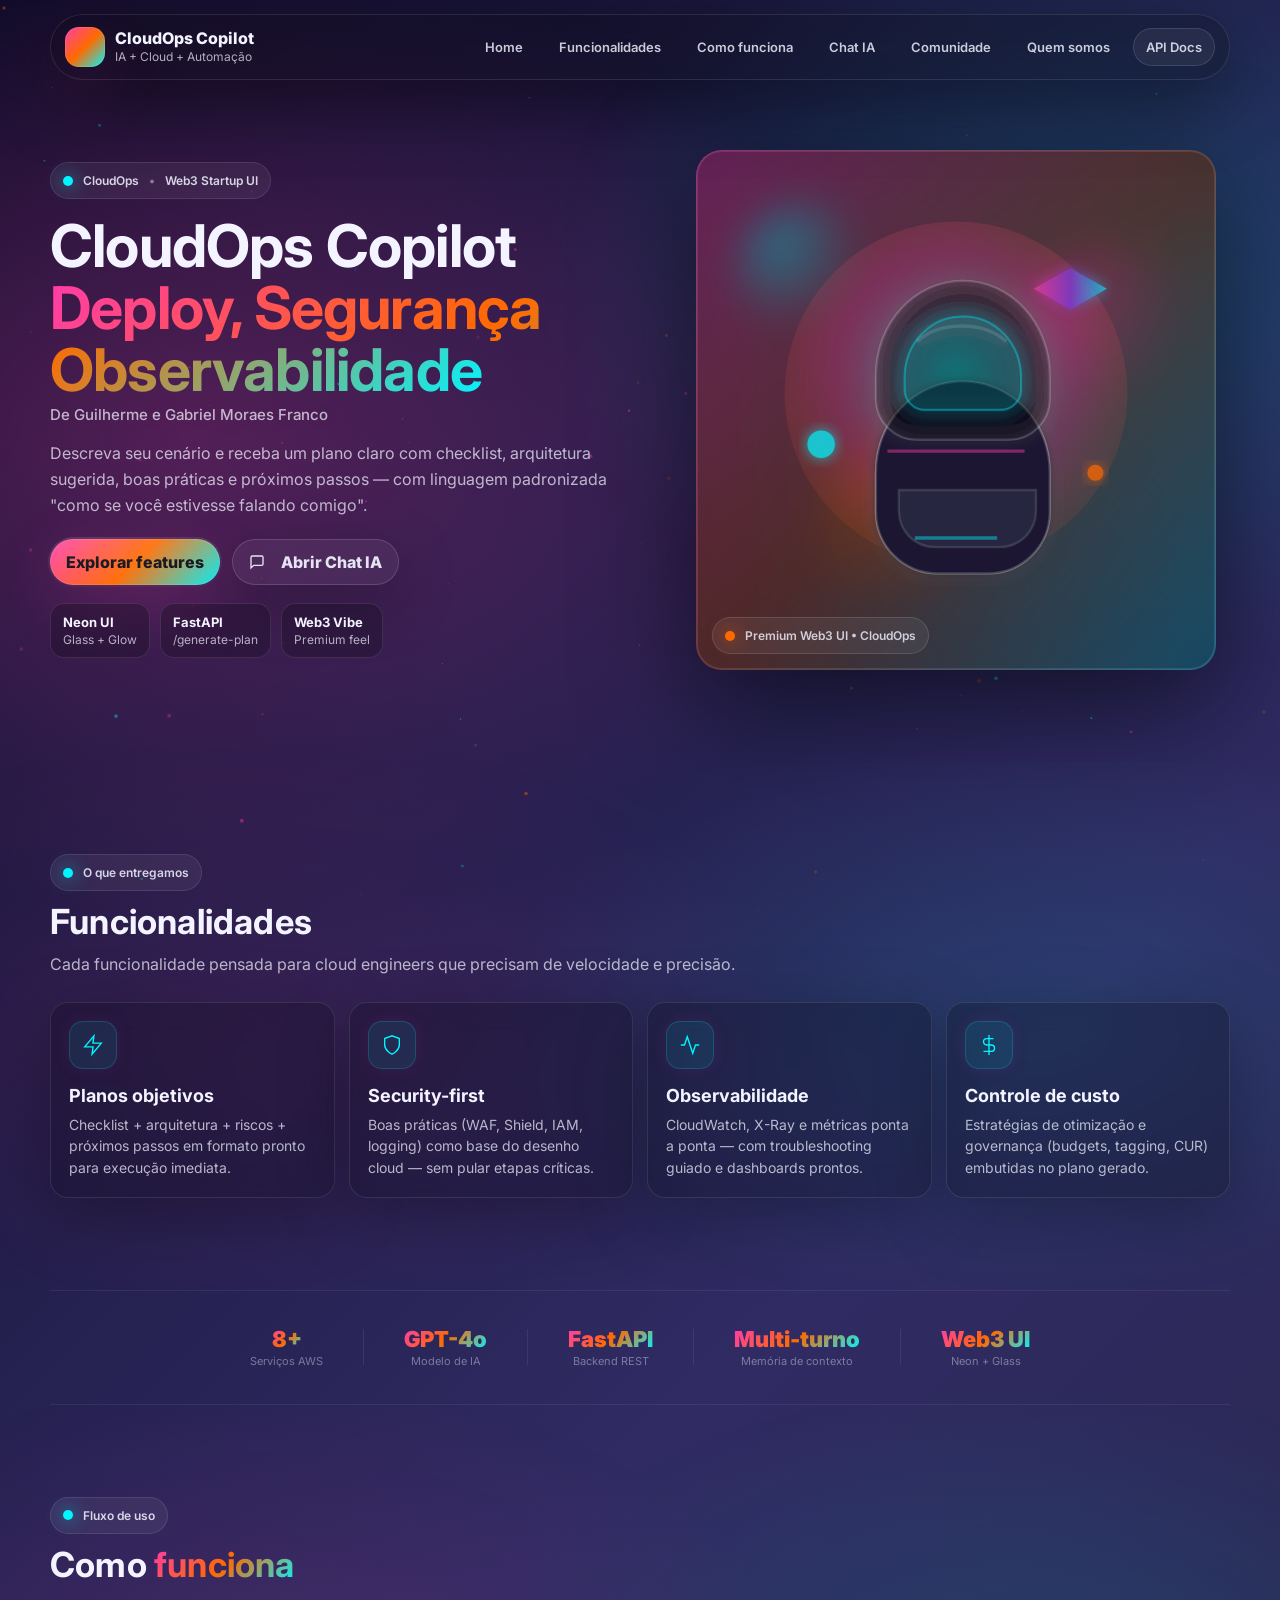
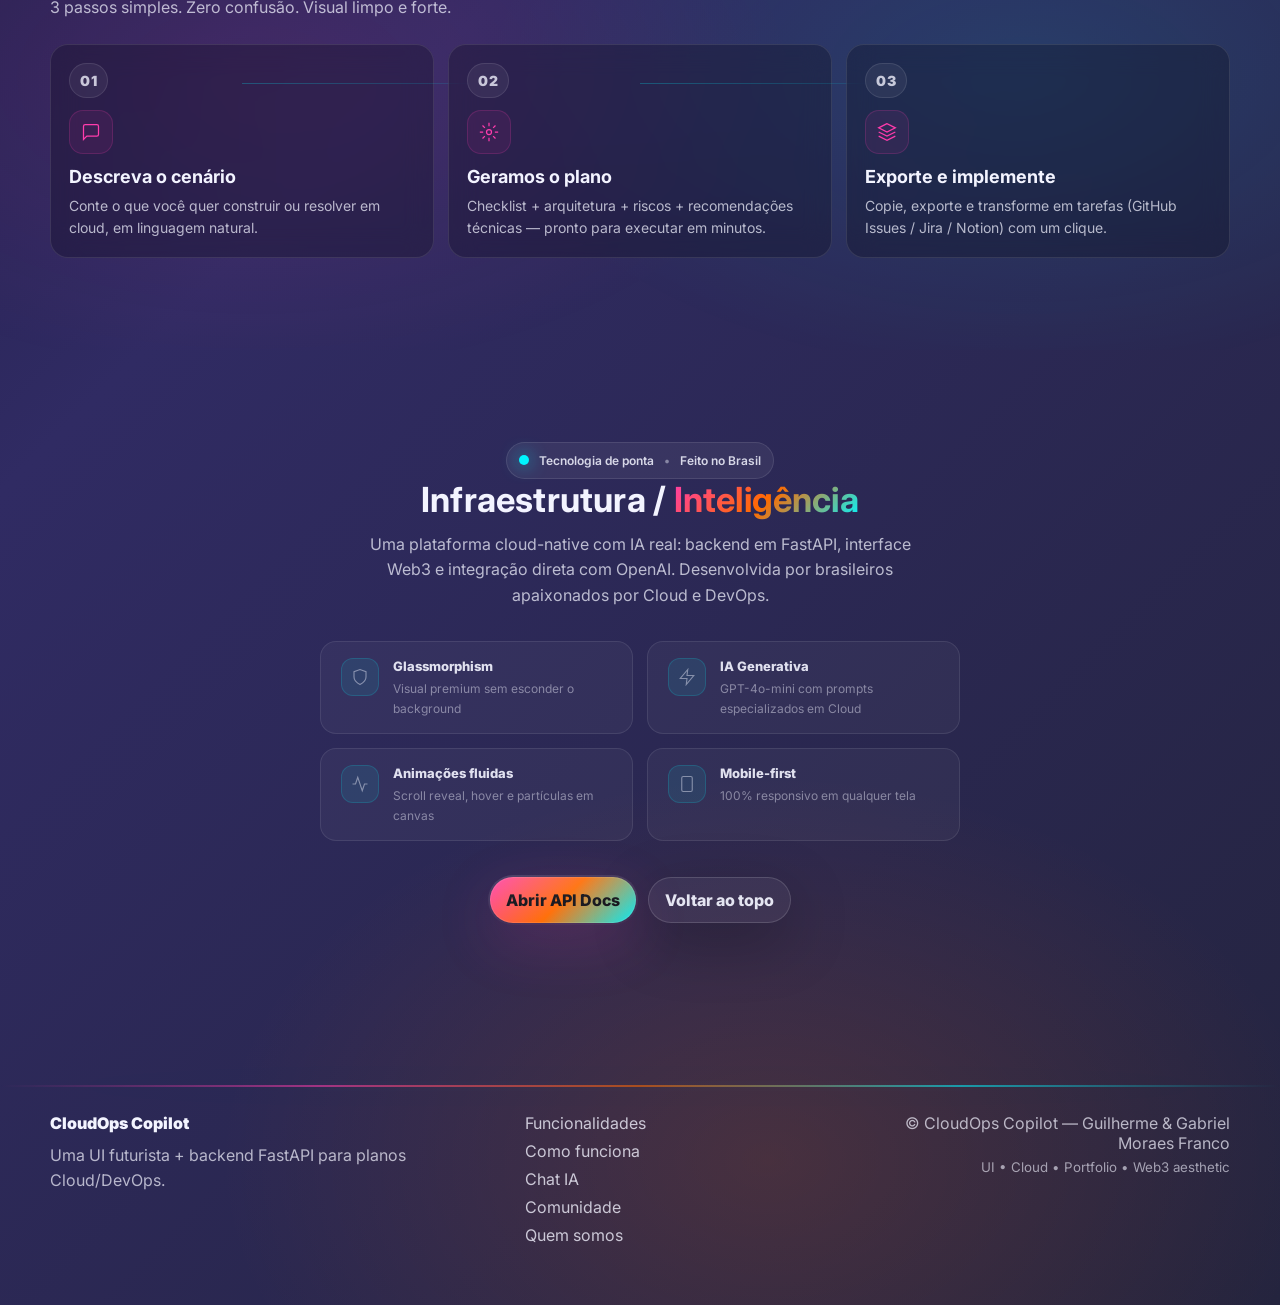
<file: frontend/index.html>
<!doctype html>
<html lang="pt-br">
<head>
  <meta charset="utf-8" />
  <meta name="viewport" content="width=device-width,initial-scale=1" />
  <title>CloudOps Copilot — Web3 Futuristic Landing</title>

  <!-- ══════════════════════════════════════════════════════════
       FONTES — Google Fonts Inter (400 → 900)  
       Usada em todo o projeto para tipografia consistente.
       preconnect acelera o carregamento da fonte.
  ══════════════════════════════════════════════════════════ -->
  <link rel="preconnect" href="https://fonts.googleapis.com">
  <link rel="preconnect" href="https://fonts.gstatic.com" crossorigin>
  <link href="https://fonts.googleapis.com/css2?family=Inter:wght@400;500;600;700;800;900&display=swap" rel="stylesheet">

  <!-- ══════════════════════════════════════════════════════════
       ESTILOS GLOBAIS
       main.css: reset, variáveis CSS (--grad, --muted, --text),
       topbar, hero grid, cards, steps, footer, orbs, etc.
  ══════════════════════════════════════════════════════════ -->
  <link rel="stylesheet" href="./styles/main.css" />
</head>

<body>

  <!-- ══════════════════════════════════════════════════════════
       CANVAS DE PARTÍCULAS
       Renderizado pelo particles.js dentro de main.js.
       Fica fixo atrás de todo o conteúdo via CSS (z-index).
       aria-hidden="true" → ignorado por leitores de tela.
  ══════════════════════════════════════════════════════════ -->
  <canvas id="particles" aria-hidden="true"></canvas>


  <!-- ══════════════════════════════════════════════════════════
       TOPBAR — Barra de navegação fixa no topo
       .topbar            → fundo com backdrop-filter blur
       .brand             → logo + nome do projeto
       .nav               → links desktop (ocultos no mobile)
       .nav__link--active → destaca a página atual
       .nav__pill         → botão pill para API Docs
       #menuBtn           → abre o drawer lateral no mobile
  ══════════════════════════════════════════════════════════ -->
  <header class="topbar">
    <a class="brand" href="#top" aria-label="CloudOps Copilot Home">
      <span class="brand__mark" aria-hidden="true"></span>
      <span class="brand__text">
        <b>CloudOps Copilot</b>
        <small>IA + Cloud + Automação</small>
      </span>
    </a>

    <nav class="nav">
      <a class="nav__link nav__link--active" href="index.html">Home</a>
      <a class="nav__link" href="#features">Funcionalidades</a>
      <a class="nav__link" href="#how">Como funciona</a>
      <a class="nav__link" href="chat.html">Chat IA</a>
      <a class="nav__link" href="comunidade.html">Comunidade</a>
      <a class="nav__link" href="quem-somos.html">Quem somos</a>
      <a class="nav__link nav__pill" href="http://3.144.142.200:8000/docs" target="_blank" rel="noreferrer">API Docs</a>
    </nav>

    <!-- Botão hambúrguer — visível apenas no mobile -->
    <button class="nav__menu" id="menuBtn" aria-label="Abrir menu">☰</button>
  </header>


  <!-- ══════════════════════════════════════════════════════════
       DRAWER — Menu lateral para mobile
       Controlado por JS (main.js): abre ao clicar em #menuBtn,
       fecha via #menuClose, #drawerBackdrop ou links internos.
       aria-hidden="true" por padrão (acessibilidade).
  ══════════════════════════════════════════════════════════ -->
  <aside class="drawer" id="drawer" aria-hidden="true">
    <div class="drawer__panel">

      <div class="drawer__head">
        <span class="drawer__title">Menu</span>
        <button class="drawer__close" id="menuClose" aria-label="Fechar">✕</button>
      </div>

      <a class="drawer__link" href="index.html">Home</a>
      <a class="drawer__link" href="#features">Funcionalidades</a>
      <a class="drawer__link" href="#assets">Tecnologias</a>
      <a class="drawer__link" href="#how">Como funciona</a>
      <a class="drawer__link" href="chat.html">Chat IA</a>
      <a class="drawer__link" href="comunidade.html">Comunidade</a>
      <a class="drawer__link" href="quem-somos.html">Quem somos</a>
      <a class="drawer__link" href="http://3.144.142.200:8000/docs" target="_blank" rel="noreferrer">API Docs</a>

      <div class="drawer__foot">
        <span class="chip">Web3 • CloudOps • Neon UI</span>
      </div>
    </div>

    <!-- Backdrop escuro: clique fora fecha o drawer -->
    <div class="drawer__backdrop" id="drawerBackdrop"></div>
  </aside>


  <!-- ══════════════════════════════════════════════════════════
       MAIN — Conteúdo principal
       id="top" → permite o "Voltar ao topo" via âncora href="#top"
  ══════════════════════════════════════════════════════════ -->
  <main id="top">


    <!-- ════════════════════════════════════════════════════════
         SEÇÃO 1 — HERO
         Layout em grid 2 colunas: texto (esquerda) + SVG (direita).
         .reveal  → animação de entrada via IntersectionObserver
         .grad    → texto com gradiente neon (definido em main.css)
         .glow    → efeito de brilho no texto via text-shadow
    ════════════════════════════════════════════════════════ -->
    <section class="section hero">
      <div class="container hero__grid">

        <!-- ── Coluna esquerda: título, CTAs e métricas ──── -->
        <div class="hero__left reveal">

          <!-- Kicker: etiqueta pequena acima do H1 -->
          <div class="kicker">
            <span class="kicker__dot"></span>
            <span>CloudOps</span>
            <span class="kicker__sep">•</span>
            <span>Web3 Startup UI</span>
          </div>

          <!-- H1 com parte do texto em gradiente -->
          <h1 class="hero__title">
            CloudOps Copilot<br />
            <span class="grad">Deploy, Segurança<br>Observabilidade</span>
          </h1>

          <!-- Subtítulo de autoria (separado do H1 para hierarquia visual) -->
          <p class="hero__subtitle">De Guilherme <span class="glow">e Gabriel Moraes Franco</span></p>

          <!-- Descrição principal do produto -->
          <p class="hero__desc">
            Descreva seu cenário e receba um plano claro com checklist, arquitetura sugerida,
            boas práticas e próximos passos — com linguagem padronizada "como se você estivesse falando comigo".
          </p>

          <!-- CTAs: botão primário (gradiente) + botão ghost (outline) -->
          <div class="hero__cta">
            <a class="btn btn--primary" href="#features">
              Explorar features
              <span class="btn__shine" aria-hidden="true"></span><!-- shimmer animado no hover -->
            </a>
            <!-- Botão ghost com ícone SVG inline de chat -->
            <a class="btn btn--ghost" href="chat.html">
              <svg viewBox="0 0 24 24" fill="none" stroke="currentColor" stroke-width="2"
                   style="width:16px;height:16px;margin-right:6px">
                <path d="M21 15a2 2 0 01-2 2H7l-4 4V5a2 2 0 012-2h14a2 2 0 012 2z"/>
              </svg>
              Abrir Chat IA
            </a>
          </div>

          <!-- Métricas rápidas: 3 pills abaixo dos CTAs -->
          <div class="hero__meta">
            <div class="metric"><b>Neon UI</b><span>Glass + Glow</span></div>
            <div class="metric"><b>FastAPI</b><span>/generate-plan</span></div>
            <div class="metric"><b>Web3 Vibe</b><span>Premium feel</span></div>
          </div>
        </div>


        <!-- ── Coluna direita: SVG astronauta + orbs decorativos ── -->
        <div class="hero__right reveal">

          <!-- Orbs: esferas de glow posicionadas em absolute via main.css -->
          <div class="orb orb--a"></div>
          <div class="orb orb--b"></div>
          <div class="orb orb--c"></div>

          <!-- Card que contém a ilustração SVG -->
          <div class="astroCard">
            <div class="astroCard__frame">

              <!-- ────────────────────────────────────────────
                   SVG DO ASTRONAUTA
                   Ilustração vetorial com:
                   - radialGradient "rg"    → glow de fundo
                   - linearGradient "lg"    → shapes flutuantes
                   - filter "softGlow"      → blur + feMerge
                   Componentes: capacete, visor, corpo, linhas
              ──────────────────────────────────────────────── -->
              <svg class="astronaut" viewBox="0 0 420 420" role="img" aria-label="Astronaut illustration">
                <defs>
                  <!-- Fundo de glow radial: ciano → rosa → laranja -->
                  <radialGradient id="rg" cx="50%" cy="45%" r="60%">
                    <stop offset="0%"   stop-color="#00f5ff" stop-opacity="0.55"/>
                    <stop offset="60%"  stop-color="#ff3cac" stop-opacity="0.22"/>
                    <stop offset="100%" stop-color="#ff6a00" stop-opacity="0.06"/>
                  </radialGradient>
                  <!-- Gradiente linear para shapes geométricos -->
                  <linearGradient id="lg" x1="0%" x2="100%">
                    <stop offset="0%"   stop-color="#ff3cac"/>
                    <stop offset="50%"  stop-color="#7c3aed"/>
                    <stop offset="100%" stop-color="#00f5ff"/>
                  </linearGradient>
                  <!-- Filtro: blur suave + merge com original -->
                  <filter id="softGlow" x="-30%" y="-30%" width="160%" height="160%">
                    <feGaussianBlur stdDeviation="6" result="blur"/>
                    <feColorMatrix in="blur" type="matrix"
                      values="1 0 0 0 0 0 1 0 0 0 0 0 1 0 0 0 0 0 0.9 0" result="glow"/>
                    <feMerge>
                      <feMergeNode in="glow"/>
                      <feMergeNode in="SourceGraphic"/>
                    </feMerge>
                  </filter>
                </defs>

                <!-- Círculo de fundo com gradiente radial -->
                <circle cx="210" cy="195" r="150" fill="url(#rg)" />

                <!-- Shapes decorativos flutuantes -->
                <path d="M310 86 l32 18 -32 18 -32-18z" fill="url(#lg)" opacity=".65" filter="url(#softGlow)"/>
                <circle cx="92"  cy="240" r="12" fill="#00f5ff" opacity=".75" filter="url(#softGlow)"/>
                <circle cx="332" cy="265" r="7"  fill="#ff6a00" opacity=".75" filter="url(#softGlow)"/>

                <!-- Corpo do traje espacial -->
                <g filter="url(#softGlow)">
                  <path d="M140 265c0-45 34-80 76-80s76 35 76 80v34c0 30-24 54-54 54h-44c-30 0-54-24-54-54v-34z"
                        fill="#1a1933" stroke="rgba(255,255,255,.18)" stroke-width="2"/>
                  <path d="M160 280h120v18c0 18-14 32-32 32h-56c-18 0-32-14-32-32v-18z"
                        fill="rgba(255,255,255,.06)" stroke="rgba(255,255,255,.12)" stroke-width="2"/>
                </g>

                <!-- Capacete + visor ciano -->
                <g filter="url(#softGlow)">
                  <path d="M140 180c0-46 34-83 76-83s76 37 76 83v20c0 20-16 36-36 36h-80c-20 0-36-16-36-36v-20z"
                        fill="rgba(0,0,0,.28)" stroke="rgba(255,255,255,.18)" stroke-width="2"/>
                  <path d="M165 182c0-30 22-54 51-54 29 0 51 24 51 54v10c0 10-8 18-18 18h-66c-10 0-18-8-18-18v-10z"
                        fill="rgba(0,245,255,.12)" stroke="rgba(0,245,255,.35)" stroke-width="2"/>
                  <!-- Reflexo no visor -->
                  <path d="M176 150c20-18 58-18 78 0" fill="none" stroke="rgba(255,255,255,.18)" stroke-width="3" opacity=".7"/>
                </g>

                <!-- Linhas de acento coloridas (rosa e ciano) -->
                <path d="M150 246h120" stroke="rgba(255,60,172,.55)" stroke-width="3" opacity=".8"/>
                <path d="M174 322h72"  stroke="rgba(0,245,255,.50)"  stroke-width="3" opacity=".85"/>
              </svg>

              <!-- Badge flutuante na base do card -->
              <div class="astroCard__badge">
                <span class="badgeDot"></span>
                <span>Premium Web3 UI • CloudOps</span>
              </div>

            </div>
          </div>
        </div>

      </div>
    </section><!-- /HERO -->


    <!-- ════════════════════════════════════════════════════════
         SEÇÃO 2 — FEATURES
         4 cards em grid com ícone SVG, título, descrição
         e linha de glow ciano na base ao hover.
         .section--alt → cor de fundo alternada (main.css)
    ════════════════════════════════════════════════════════ -->
    <section id="features" class="section section--alt">
      <div class="container">

        <div class="section__head reveal">
          <div class="kicker">
            <span class="kicker__dot"></span>
            <span>O que entregamos</span>
          </div>
          <h2 class="section__title">Funcionalidades <span class="grad"></span></h2>
          <p class="section__desc">Cada funcionalidade pensada para cloud engineers que precisam de velocidade e precisão.</p>
        </div>

        <!-- Grid de 4 cards (main.css cuida do layout responsivo) -->
        <div class="cards">

          <!-- Card 1: Planos objetivos (ícone de raio/lightning) -->
          <article class="card reveal">
            <div class="card__icon">
              <svg viewBox="0 0 24 24" fill="none" stroke="currentColor" stroke-width="1.5">
                <polygon points="13 2 3 14 12 14 11 22 21 10 12 10 13 2"/>
              </svg>
            </div>
            <h3>Planos objetivos</h3>
            <p>Checklist + arquitetura + riscos + próximos passos em formato pronto para execução imediata.</p>
            <!-- Linha de glow na base: opacity 0 → 1 no hover via CSS -->
            <div class="card__glow"></div>
          </article>

          <!-- Card 2: Security-first (ícone de escudo) -->
          <article class="card reveal">
            <div class="card__icon">
              <svg viewBox="0 0 24 24" fill="none" stroke="currentColor" stroke-width="1.5">
                <path d="M12 22s8-4 8-10V5l-8-3-8 3v7c0 6 8 10 8 10z"/>
              </svg>
            </div>
            <h3>Security-first</h3>
            <p>Boas práticas (WAF, Shield, IAM, logging) como base do desenho cloud — sem pular etapas críticas.</p>
            <div class="card__glow"></div>
          </article>

          <!-- Card 3: Observabilidade (ícone de monitor/heartbeat) -->
          <article class="card reveal">
            <div class="card__icon">
              <svg viewBox="0 0 24 24" fill="none" stroke="currentColor" stroke-width="1.5">
                <polyline points="22 12 18 12 15 21 9 3 6 12 2 12"/>
              </svg>
            </div>
            <h3>Observabilidade</h3>
            <p>CloudWatch, X-Ray e métricas ponta a ponta — com troubleshooting guiado e dashboards prontos.</p>
            <div class="card__glow"></div>
          </article>

          <!-- Card 4: Controle de custo (ícone de cifrão) -->
          <article class="card reveal">
            <div class="card__icon">
              <svg viewBox="0 0 24 24" fill="none" stroke="currentColor" stroke-width="1.5">
                <line x1="12" y1="1" x2="12" y2="23"/>
                <path d="M17 5H9.5a3.5 3.5 0 000 7h5a3.5 3.5 0 010 7H6"/>
              </svg>
            </div>
            <h3>Controle de custo</h3>
            <p>Estratégias de otimização e governança (budgets, tagging, CUR) embutidas no plano gerado.</p>
            <div class="card__glow"></div>
          </article>

        </div>
      </div>
    </section><!-- /FEATURES -->


    <!-- ════════════════════════════════════════════════════════
         SEÇÃO 3 — BELT (faixa de métricas e tecnologias)
         Barra horizontal com 5 itens separados por divisórias.
         .section--belt → sem padding, bordas top/bottom sutis
         .belt__num     → gradiente neon no número/nome
         .belt__divider → traço vertical entre os itens
    ════════════════════════════════════════════════════════ -->
    <section class="section section--belt">
      <div class="container">
        <div class="belt reveal">

          <div class="belt__item">
            <b class="belt__num">8+</b>
            <span>Serviços AWS</span>
          </div>

          <div class="belt__divider"></div><!-- separador visual -->

          <div class="belt__item">
            <b class="belt__num">GPT-4o</b>
            <span>Modelo de IA</span>
          </div>

          <div class="belt__divider"></div>

          <div class="belt__item">
            <b class="belt__num">FastAPI</b>
            <span>Backend REST</span>
          </div>

          <div class="belt__divider"></div>

          <div class="belt__item">
            <b class="belt__num">Multi-turno</b>
            <span>Memória de contexto</span>
          </div>

          <div class="belt__divider"></div>

          <div class="belt__item">
            <b class="belt__num">Web3 UI</b>
            <span>Neon + Glass</span>
          </div>

        </div>
      </div>
    </section><!-- /BELT -->


    <!-- ════════════════════════════════════════════════════════
         SEÇÃO 4 — HOW IT WORKS
         3 steps em grid horizontal. Cada step tem:
         - .step__num       → número (01, 02, 03) em destaque
         - .step__icon      → container SVG com tom rosa
         - .step__connector → linha horizontal entre steps
                              (visível apenas em desktop via @media)
    ════════════════════════════════════════════════════════ -->
    <section id="how" class="section section--alt">
      <div class="container">

        <div class="section__head reveal">
          <div class="kicker">
            <span class="kicker__dot"></span>
            <span>Fluxo de uso</span>
          </div>
          <h2 class="section__title">Como <span class="grad">funciona</span></h2>
          <p class="section__desc">3 passos simples. Zero confusão. Visual limpo e forte.</p>
        </div>

        <div class="steps">

          <!-- Step 01 -->
          <div class="step reveal">
            <!-- Linha conectora horizontal (visível só em desktop) -->
            <div class="step__connector"></div>
            <div class="step__num">01</div>
            <!-- Ícone SVG: balão de chat -->
            <div class="step__icon">
              <svg viewBox="0 0 24 24" fill="none" stroke="currentColor" stroke-width="1.5">
                <path d="M21 15a2 2 0 01-2 2H7l-4 4V5a2 2 0 012-2h14a2 2 0 012 2z"/>
              </svg>
            </div>
            <h3>Descreva o cenário</h3>
            <p>Conte o que você quer construir ou resolver em cloud, em linguagem natural.</p>
          </div>

          <!-- Step 02 -->
          <div class="step reveal">
            <div class="step__connector"></div>
            <div class="step__num">02</div>
            <!-- Ícone SVG: engrenagem/sol -->
            <div class="step__icon">
              <svg viewBox="0 0 24 24" fill="none" stroke="currentColor" stroke-width="1.5">
                <circle cx="12" cy="12" r="3"/>
                <path d="M12 1v4M12 19v4M4.22 4.22l2.83 2.83M16.95 16.95l2.83 2.83M1 12h4M19 12h4M4.22 19.78l2.83-2.83M16.95 7.05l2.83-2.83"/>
              </svg>
            </div>
            <h3>Geramos o plano</h3>
            <p>Checklist + arquitetura + riscos + recomendações técnicas — pronto para executar em minutos.</p>
          </div>

          <!-- Step 03 (sem .step__connector por ser o último) -->
          <div class="step reveal">
            <div class="step__num">03</div>
            <!-- Ícone SVG: layers/stack (deploy) -->
            <div class="step__icon">
              <svg viewBox="0 0 24 24" fill="none" stroke="currentColor" stroke-width="1.5">
                <path d="M12 2L2 7l10 5 10-5-10-5zM2 17l10 5 10-5M2 12l10 5 10-5"/>
              </svg>
            </div>
            <h3>Exporte e implemente</h3>
            <p>Copie, exporte e transforme em tarefas (GitHub Issues / Jira / Notion) com um clique.</p>
          </div>

        </div>
      </div>
    </section><!-- /HOW IT WORKS -->


    <!-- ════════════════════════════════════════════════════════
         SEÇÃO 5 — PLATFORM / WALLET
         ── ALTERAÇÃO APLICADA ──
         O chat mock (platform__right com input + chips) foi
         REMOVIDO desta seção. O chat agora é exclusivo da
         página chat.html.

         A seção agora usa .platform__solo: layout centralizado
         com grid 2x2 de bullet points e ícones SVG.
    ════════════════════════════════════════════════════════ -->
    <section id="platform" class="section">
      <div class="container">

        <div class="platform__solo reveal">

          <div class="kicker">
            <span class="kicker__dot"></span>
            <span>Tecnologia de ponta</span>
            <span class="kicker__sep">•</span>
            <span>Feito no Brasil</span>
          </div>

          <h2 class="section__title">Infraestrutura / <span class="grad">Inteligência</span></h2>
          <p class="section__desc">
            Uma plataforma cloud-native com IA real: backend em FastAPI, interface Web3 e integração direta com OpenAI.
            Desenvolvida por brasileiros apaixonados por Cloud e DevOps.
          </p>

          <div class="platform__bullets-grid">

            <div class="platform__bullet">
              <span class="platform__bullet-icon">
                <svg viewBox="0 0 24 24" fill="none" stroke="currentColor" stroke-width="1.5">
                  <path d="M12 22s8-4 8-10V5l-8-3-8 3v7c0 6 8 10 8 10z"/>
                </svg>
              </span>
              <div>
                <b>Glassmorphism</b>
                <span>Visual premium sem esconder o background</span>
              </div>
            </div>

            <div class="platform__bullet">
              <span class="platform__bullet-icon">
                <svg viewBox="0 0 24 24" fill="none" stroke="currentColor" stroke-width="1.5">
                  <polygon points="13 2 3 14 12 14 11 22 21 10 12 10 13 2"/>
                </svg>
              </span>
              <div>
                <b>IA Generativa</b>
                <span>GPT-4o-mini com prompts especializados em Cloud</span>
              </div>
            </div>

            <div class="platform__bullet">
              <span class="platform__bullet-icon">
                <svg viewBox="0 0 24 24" fill="none" stroke="currentColor" stroke-width="1.5">
                  <polyline points="22 12 18 12 15 21 9 3 6 12 2 12"/>
                </svg>
              </span>
              <div>
                <b>Animações fluidas</b>
                <span>Scroll reveal, hover e partículas em canvas</span>
              </div>
            </div>

            <div class="platform__bullet">
              <span class="platform__bullet-icon">
                <svg viewBox="0 0 24 24" fill="none" stroke="currentColor" stroke-width="1.5">
                  <rect x="5" y="2" width="14" height="20" rx="2"/>
                  <line x1="12" y1="18" x2="12.01" y2="18"/>
                </svg>
              </span>
              <div>
                <b>Mobile-first</b>
                <span>100% responsivo em qualquer tela</span>
              </div>
            </div>

          </div>

          <div class="hero__cta">
            <a class="btn btn--primary" href="http://3.144.142.200:8000/docs" target="_blank" rel="noreferrer">
              Abrir API Docs
              <span class="btn__shine" aria-hidden="true"></span>
            </a>
            <a class="btn btn--ghost" href="#top">Voltar ao topo</a>
          </div>

        </div>
      </div>
    </section><!-- /PLATFORM -->


    <!-- ════════════════════════════════════════════════════════
         FOOTER
         Grid de 3 colunas: brand | links rápidos | créditos.
         .footer__divider → linha decorativa gradiente no topo.
    ════════════════════════════════════════════════════════ -->
    <footer class="footer">
      <div class="footer__divider"></div>
      <div class="container footer__grid">

        <!-- Coluna 1: marca e tagline -->
        <div>
          <b class="footer__brand">CloudOps Copilot</b>
          <p class="footer__text">Uma UI futurista + backend FastAPI para planos Cloud/DevOps.</p>
        </div>

        <div class="footer__links">
          <a href="#features">Funcionalidades</a>
          <a href="#how">Como funciona</a>
          <a href="chat.html">Chat IA</a>
          <a href="comunidade.html">Comunidade</a>
          <a href="quem-somos.html">Quem somos</a>
        </div>

        <!-- Coluna 3: créditos dos autores -->
        <div class="footer__credits">
          <span>&#169; CloudOps Copilot &#8212; Guilherme &amp; Gabriel Moraes Franco</span>
          <small>UI &#8226; Cloud &#8226; Portfolio &#8226; Web3 aesthetic</small>
        </div>

      </div>
    </footer>

  </main><!-- /main -->


  <!-- ══════════════════════════════════════════════════════════
       ESTILOS COMPLEMENTARES — Modernização do index.html
       Aplicados inline para não modificar o main.css original.
       Adicionam os novos componentes: belt, platform__solo,
       card__icon com SVG, step__icon, hero__subtitle, etc.
  ══════════════════════════════════════════════════════════ -->
  <style>

    /* ────────────────────────────────────────────────────────
       HERO — Subtítulo de autoria abaixo do H1
       Separado do título para deixar a hierarquia mais clara.
    ──────────────────────────────────────────────────────── */
    .hero__subtitle {
      font-size: 15px;
      color: var(--muted);
      margin: -8px 0 16px;
      font-weight: 500;
    }


    /* ────────────────────────────────────────────────────────
       FEATURE CARDS — Ícone SVG com container estilizado
       Substituiu os emojis antigos por SVGs em um box neon.
    ──────────────────────────────────────────────────────── */

    /* Container do ícone: box quadrado com borda ciano */
    .card__icon {
      width: 48px;
      height: 48px;
      border-radius: 14px;
      background: rgba(0, 245, 255, .08);
      border: 1px solid rgba(0, 245, 255, .18);
      display: flex;
      align-items: center;
      justify-content: center;
      margin-bottom: 16px;
      color: #00f5ff;
      transition: transform .2s ease, box-shadow .2s ease;
    }
    .card__icon svg { width: 22px; height: 22px; }

    /* Ícone escala e brilha quando o card pai recebe hover */
    .card:hover .card__icon {
      transform: scale(1.1);
      box-shadow: 0 0 24px rgba(0, 245, 255, .20);
    }

    /* Linha de glow na base do card (pseudo-borda animada) */
    .card__glow {
      position: absolute;
      bottom: 0;
      left: 50%;
      transform: translateX(-50%);
      width: 60%;
      height: 1px;
      background: linear-gradient(90deg, transparent, rgba(0, 245, 255, .35), transparent);
      opacity: 0;
      transition: opacity .2s;
    }
    .card:hover .card__glow { opacity: 1; }

    /* card precisa de position:relative para .card__glow funcionar */
    .card { position: relative; overflow: hidden; }


    /* ────────────────────────────────────────────────────────
       BELT — Faixa horizontal de métricas/tecnologias
       Barra sem padding, com bordas top/bottom sutis.
    ──────────────────────────────────────────────────────── */

    /* Remove padding da section para a faixa tocar os limites */
    .section--belt { padding: 0; }

    .belt {
      display: flex;
      align-items: center;
      justify-content: center;
      gap: 0;
      padding: 28px 0;
      border-top: 1px solid rgba(255, 255, 255, .07);
      border-bottom: 1px solid rgba(255, 255, 255, .07);
      flex-wrap: wrap;
    }

    .belt__item {
      display: flex;
      flex-direction: column;
      align-items: center;
      padding: 8px 40px;
      text-align: center;
    }

    /* Número/nome em gradiente neon, peso máximo (900) */
    .belt__num {
      font-size: 22px;
      font-weight: 900;
      background: var(--grad);
      -webkit-background-clip: text;
      background-clip: text;
      color: transparent;
      line-height: 1.1;
    }
    .belt__item span {
      font-size: 11px;
      color: rgba(243, 244, 255, .40);
      margin-top: 3px;
    }

    /* Traço vertical de separação entre items */
    .belt__divider {
      width: 1px;
      height: 36px;
      background: rgba(255, 255, 255, .08);
      flex-shrink: 0;
    }


    /* ────────────────────────────────────────────────────────
       STEPS — Modernizados com ícone SVG e linha conectora
    ──────────────────────────────────────────────────────── */

    /* Pai precisa de position:relative para o conector funcionar */
    .step { position: relative; }

    /* Conector horizontal: oculto no mobile, visível no desktop */
    .step__connector { display: none; }
    @media (min-width: 768px) {
      .step__connector {
        display: block;
        position: absolute;
        top: 38px;
        right: -50%;
        width: 100%;
        height: 1px;
        background: linear-gradient(90deg, rgba(0, 245, 255, .25), transparent);
        z-index: 0;
      }
    }

    /* Container do ícone SVG com tom rosa/magenta */
    .step__icon {
      width: 44px;
      height: 44px;
      border-radius: 14px;
      background: rgba(255, 60, 172, .08);
      border: 1px solid rgba(255, 60, 172, .18);
      display: flex;
      align-items: center;
      justify-content: center;
      color: #ff3cac;
      margin-bottom: 12px;
    }
    .step__icon svg { width: 20px; height: 20px; }

    /* Kicker dentro do section__head recebe espaçamento inferior extra */
    .section__head .kicker { margin-bottom: 10px; }


    /* ────────────────────────────────────────────────────────
       PLATFORM SOLO — Layout centralizado (sem coluna direita)
       Substitui o antigo layout de 2 colunas (platform__left
       + platform__right) pela versão sem o chat mock ao lado.
    ──────────────────────────────────────────────────────── */
    .platform__solo {
      max-width: 760px;
      margin: 0 auto;
      text-align: center;
    }
    /* CTAs centralizados via justify-content */
    .platform__solo .hero__cta {
      justify-content: center;
      margin-top: 36px;
    }
    .platform__solo .section__title { margin-bottom: 12px; }
    .platform__solo .section__desc {
      max-width: 560px;
      margin: 0 auto 32px;
    }

    /* Grid 2×2 dos bullet points */
    .platform__bullets-grid {
      display: grid;
      grid-template-columns: repeat(2, 1fr);
      gap: 14px;
      margin: 0 auto 8px;
      max-width: 640px;
    }

    /* Card individual de bullet com hover interativo */
    .platform__bullet {
      display: flex;
      align-items: flex-start;
      gap: 14px;
      padding: 16px 20px;
      border-radius: 16px;
      background: rgba(255, 255, 255, .04);
      border: 1px solid rgba(255, 255, 255, .09);
      text-align: left;
      transition: border-color .15s, background .15s, transform .15s;
    }
    .platform__bullet:hover {
      border-color: rgba(0, 245, 255, .22);
      background: rgba(0, 245, 255, .05);
      transform: translateY(-2px);
    }

    /* Ícone do bullet: caixa pequena com borda/fundo ciano */
    .platform__bullet-icon {
      width: 38px;
      height: 38px;
      flex-shrink: 0;
      border-radius: 12px;
      background: rgba(0, 245, 255, .08);
      border: 1px solid rgba(0, 245, 255, .16);
      display: flex;
      align-items: center;
      justify-content: center;
      color: #00f5ff;
    }
    .platform__bullet-icon svg { width: 18px; height: 18px; }

    /* Textos do bullet: nome em branco, descrição em muted */
    .platform__bullet b {
      display: block;
      font-size: 13px;
      font-weight: 800;
      color: rgba(243, 244, 255, .90);
      margin-bottom: 3px;
    }
    .platform__bullet span {
      font-size: 12px;
      color: rgba(243, 244, 255, .45);
    }


    /* ────────────────────────────────────────────────────────
       RESPONSIVIDADE MOBILE (< 600px)
    ──────────────────────────────────────────────────────── */
    @media (max-width: 600px) {
      /* Bullets empilham em coluna única */
      .platform__bullets-grid { grid-template-columns: 1fr; }
      /* Belt sem gap e divisórias ocultas para caber na tela */
      .belt { gap: 0; }
      .belt__item { padding: 8px 20px; }
      .belt__divider { display: none; }
    }

  </style>


  <!-- ══════════════════════════════════════════════════════════
       SCRIPTS
       main.js inclui:
       - Animação de partículas no canvas
       - Scroll reveal (IntersectionObserver)
       - Mobile drawer (open/close)
       - Gerador de plano IA (copilot da home, conecta ao backend)
  ══════════════════════════════════════════════════════════ -->
  <script src="./scripts/main.js"></script>

</body>
</html>
</file>
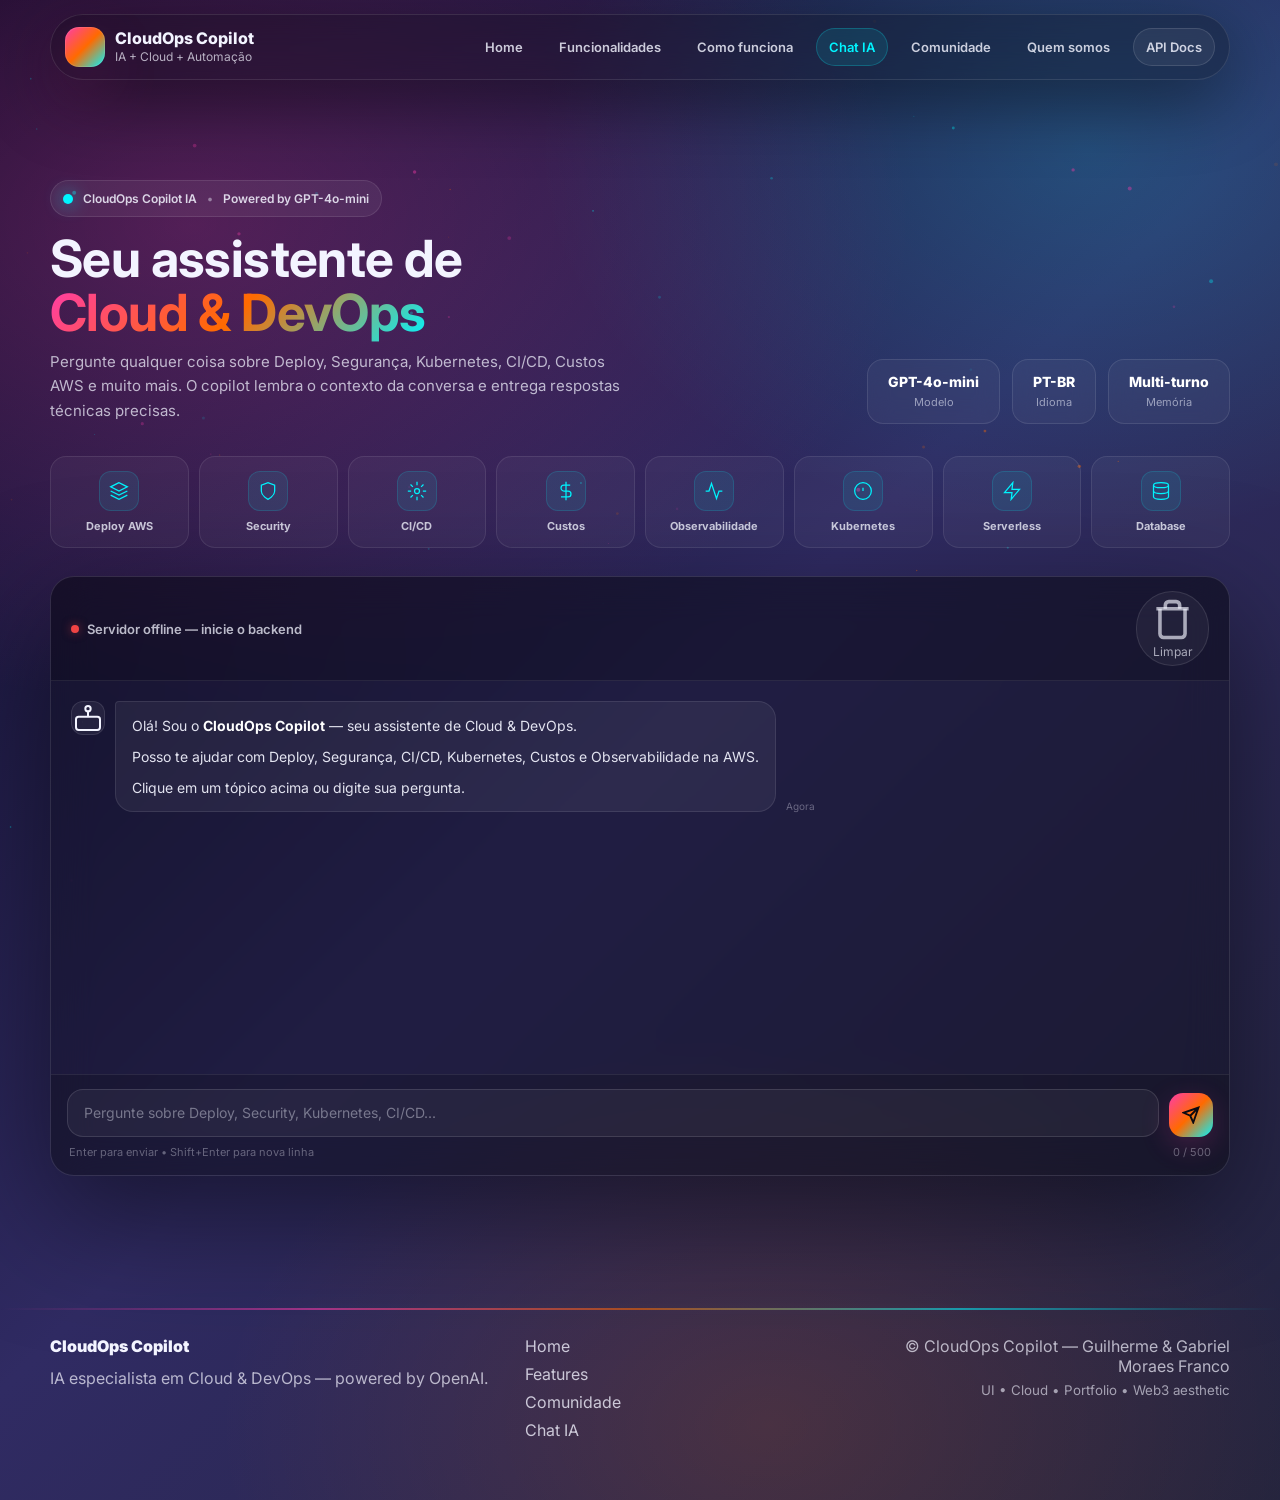
<file: frontend/chat.html>
<!doctype html>
<html lang="pt-br">
<head>
  <meta charset="utf-8" />
  <meta name="viewport" content="width=device-width,initial-scale=1" />
  <title>CloudOps Copilot — Chat IA</title>
  <link rel="preconnect" href="https://fonts.googleapis.com">
  <link rel="preconnect" href="https://fonts.gstatic.com" crossorigin>
  <link href="https://fonts.googleapis.com/css2?family=Inter:wght@400;500;600;700;800;900&display=swap" rel="stylesheet">
  <link rel="stylesheet" href="./styles/main.css" />
  <link rel="stylesheet" href="./styles/chat.css" />
</head>
<body>

  <canvas id="particles" aria-hidden="true"></canvas>

  <header class="topbar">
    <a class="brand" href="index.html" aria-label="CloudOps Copilot Home">
      <span class="brand__mark" aria-hidden="true"></span>
      <span class="brand__text">
        <b>CloudOps Copilot</b>
        <small>IA + Cloud + Automação</small>
      </span>
    </a>
    <nav class="nav">
      <a class="nav__link" href="index.html">Home</a>
      <a class="nav__link" href="index.html#features">Funcionalidades</a>

      <a class="nav__link" href="index.html#how">Como funciona</a>
      <a class="nav__link nav__link--active" href="chat.html">Chat IA</a>
      <a class="nav__link" href="comunidade.html">Comunidade</a>
      <a class="nav__link" href="quem-somos.html">Quem somos</a>
      <a class="nav__link nav__pill" href="http://3.144.142.200:8000/docs" target="_blank" rel="noreferrer">API Docs</a>
    </nav>
    <button class="nav__menu" id="menuBtn" aria-label="Abrir menu">&#9776;</button>
  </header>

  <aside class="drawer" id="drawer" aria-hidden="true">
    <div class="drawer__panel">
      <div class="drawer__head">
        <span class="drawer__title">Menu</span>
        <button class="drawer__close" id="menuClose" aria-label="Fechar">&#x2715;</button>
      </div>
      <a class="drawer__link" href="index.html">Home</a>
      <a class="drawer__link" href="index.html#features">Funcionalidades</a>
      <a class="drawer__link" href="index.html#assets">Tecnologias</a>
      <a class="drawer__link" href="index.html#how">Como funciona</a>
      <a class="drawer__link" href="chat.html">Chat IA</a>
      <a class="drawer__link" href="comunidade.html">Comunidade</a>
      <a class="drawer__link" href="quem-somos.html">Quem somos</a>
      <a class="drawer__link" href="http://3.144.142.200:8000/docs" target="_blank">API Docs</a>
      <div class="drawer__foot"><span class="chip">Web3 • CloudOps • Neon UI</span></div>
    </div>
    <div class="drawer__backdrop" id="drawerBackdrop"></div>
  </aside>

  <main class="chat-page">

    <section class="chat-hero">
      <div class="container">
        <div class="chat-hero__inner">
          <div class="chat-hero__text">
            <div class="kicker">
              <span class="kicker__dot"></span>
              <span>CloudOps Copilot IA</span>
              <span class="kicker__sep">•</span>
              <span>Powered by GPT-4o-mini</span>
            </div>
            <h1 class="chat-hero__title">
              Seu assistente de<br/>
              <span class="grad">Cloud &amp; DevOps</span>
            </h1>
            <p class="chat-hero__desc">
              Pergunte qualquer coisa sobre Deploy, Segurança, Kubernetes, CI/CD, Custos AWS e muito mais.
              O copilot lembra o contexto da conversa e entrega respostas técnicas precisas.
            </p>
          </div>
          <div class="chat-hero__stats">
            <div class="chat-stat"><b>GPT-4o-mini</b><span>Modelo</span></div>
            <div class="chat-stat"><b>PT-BR</b><span>Idioma</span></div>
            <div class="chat-stat"><b>Multi-turno</b><span>Memória</span></div>
          </div>
        </div>
      </div>
    </section>

    <!-- Tópicos rápidos com SVG futuristas -->
    <section class="chat-topics">
      <div class="container">
        <div class="chat-topics__grid">

          <button class="topic-card" data-prompt="Como fazer deploy de uma aplicação React na AWS com S3 e CloudFront?">
            <span class="topic-card__icon">
              <svg viewBox="0 0 24 24" fill="none" stroke="currentColor" stroke-width="1.5"><path d="M12 2L2 7l10 5 10-5-10-5zM2 17l10 5 10-5M2 12l10 5 10-5"/></svg>
            </span>
            <span class="topic-card__label">Deploy AWS</span>
          </button>

          <button class="topic-card" data-prompt="Como proteger minha API pública contra ataques DDoS na AWS?">
            <span class="topic-card__icon">
              <svg viewBox="0 0 24 24" fill="none" stroke="currentColor" stroke-width="1.5"><path d="M12 22s8-4 8-10V5l-8-3-8 3v7c0 6 8 10 8 10z"/></svg>
            </span>
            <span class="topic-card__label">Security</span>
          </button>

          <button class="topic-card" data-prompt="Como configurar um pipeline CI/CD com GitHub Actions para AWS?">
            <span class="topic-card__icon">
              <svg viewBox="0 0 24 24" fill="none" stroke="currentColor" stroke-width="1.5"><circle cx="12" cy="12" r="3"/><path d="M12 1v4M12 19v4M4.22 4.22l2.83 2.83M16.95 16.95l2.83 2.83M1 12h4M19 12h4M4.22 19.78l2.83-2.83M16.95 7.05l2.83-2.83"/></svg>
            </span>
            <span class="topic-card__label">CI/CD</span>
          </button>

          <button class="topic-card" data-prompt="Como reduzir custos na AWS sem perder performance?">
            <span class="topic-card__icon">
              <svg viewBox="0 0 24 24" fill="none" stroke="currentColor" stroke-width="1.5"><line x1="12" y1="1" x2="12" y2="23"/><path d="M17 5H9.5a3.5 3.5 0 000 7h5a3.5 3.5 0 010 7H6"/></svg>
            </span>
            <span class="topic-card__label">Custos</span>
          </button>

          <button class="topic-card" data-prompt="Como configurar monitoramento e alertas com CloudWatch?">
            <span class="topic-card__icon">
              <svg viewBox="0 0 24 24" fill="none" stroke="currentColor" stroke-width="1.5"><polyline points="22 12 18 12 15 21 9 3 6 12 2 12"/></svg>
            </span>
            <span class="topic-card__label">Observabilidade</span>
          </button>

          <button class="topic-card" data-prompt="Como criar um cluster Kubernetes na AWS com EKS?">
            <span class="topic-card__icon">
              <svg viewBox="0 0 24 24" fill="none" stroke="currentColor" stroke-width="1.5"><circle cx="12" cy="12" r="10"/><line x1="12" y1="8" x2="12" y2="12"/><line x1="12" y1="16" x2="12.01" y2="16"/></svg>
            </span>
            <span class="topic-card__label">Kubernetes</span>
          </button>

          <button class="topic-card" data-prompt="Como configurar funções serverless com AWS Lambda?">
            <span class="topic-card__icon">
              <svg viewBox="0 0 24 24" fill="none" stroke="currentColor" stroke-width="1.5"><polygon points="13 2 3 14 12 14 11 22 21 10 12 10 13 2"/></svg>
            </span>
            <span class="topic-card__label">Serverless</span>
          </button>

          <button class="topic-card" data-prompt="Como configurar banco de dados RDS com alta disponibilidade na AWS?">
            <span class="topic-card__icon">
              <svg viewBox="0 0 24 24" fill="none" stroke="currentColor" stroke-width="1.5"><ellipse cx="12" cy="5" rx="9" ry="3"/><path d="M21 12c0 1.66-4 3-9 3s-9-1.34-9-3"/><path d="M3 5v14c0 1.66 4 3 9 3s9-1.34 9-3V5"/></svg>
            </span>
            <span class="topic-card__label">Database</span>
          </button>

        </div>
      </div>
    </section>

    <section class="chat-main">
      <div class="container">
        <div class="chat-window">

          <div class="chat-window__header">
            <div class="chat-window__status">
              <span class="status-dot" id="statusDot"></span>
              <span id="statusText">Conectando...</span>
            </div>
            <button class="chat-clear" id="clearBtn" title="Limpar conversa">
              <svg viewBox="0 0 24 24" fill="none" stroke="currentColor" stroke-width="2"><polyline points="3 6 5 6 21 6"/><path d="M19 6v14a2 2 0 01-2 2H7a2 2 0 01-2-2V6m3 0V4a2 2 0 012-2h4a2 2 0 012 2v2"/></svg>
              Limpar
            </button>
          </div>

          <div class="chat-messages" id="chatMessages">
            <div class="chat-msg chat-msg--bot">
              <div class="chat-msg__avatar">
                <svg viewBox="0 0 24 24" fill="none" stroke="currentColor" stroke-width="1.5"><rect x="3" y="11" width="18" height="10" rx="2"/><circle cx="12" cy="5" r="2"/><path d="M12 7v4M8 15h.01M16 15h.01"/></svg>
              </div>
              <div class="chat-msg__bubble">
                <p>Olá! Sou o <strong>CloudOps Copilot</strong> — seu assistente de Cloud &amp; DevOps.</p>
                <p>Posso te ajudar com Deploy, Segurança, CI/CD, Kubernetes, Custos e Observabilidade na AWS.</p>
                <p>Clique em um tópico acima ou digite sua pergunta.</p>
              </div>
              <div class="chat-msg__time">Agora</div>
            </div>
          </div>

          <div class="chat-input-area">
            <div class="chat-input-wrap">
              <textarea id="chatInput" class="chat-input" placeholder="Pergunte sobre Deploy, Security, Kubernetes, CI/CD..." rows="1" autocomplete="off"></textarea>
              <button id="sendBtn" class="chat-send" aria-label="Enviar">
                <svg viewBox="0 0 24 24" fill="none" stroke="currentColor" stroke-width="2.5">
                  <path d="M22 2L11 13M22 2L15 22l-4-9-9-4 20-7z"/>
                </svg>
              </button>
            </div>
            <div class="chat-input-hint">
              <span>Enter para enviar &bull; Shift+Enter para nova linha</span>
              <span id="charCount">0 / 500</span>
            </div>
          </div>

        </div>
      </div>
    </section>

  </main>

  <footer class="footer">
    <div class="footer__divider"></div>
    <div class="container footer__grid">
      <div>
        <b class="footer__brand">CloudOps Copilot</b>
        <p class="footer__text">IA especialista em Cloud &amp; DevOps — powered by OpenAI.</p>
      </div>
      <div class="footer__links">
        <a href="index.html">Home</a>
        <a href="index.html#features">Features</a>
        <a href="comunidade.html">Comunidade</a>
        <a href="chat.html">Chat IA</a>
      </div>
      <div class="footer__credits">
        <span>&#169; CloudOps Copilot &#8212; Guilherme &amp; Gabriel Moraes Franco</span>
        <small>UI &#8226; Cloud &#8226; Portfolio &#8226; Web3 aesthetic</small>
      </div>
    </div>
  </footer>

  <script src="./scripts/main.js"></script>
  <script src="./scripts/chat.js"></script>
</body>
</html>
</file>
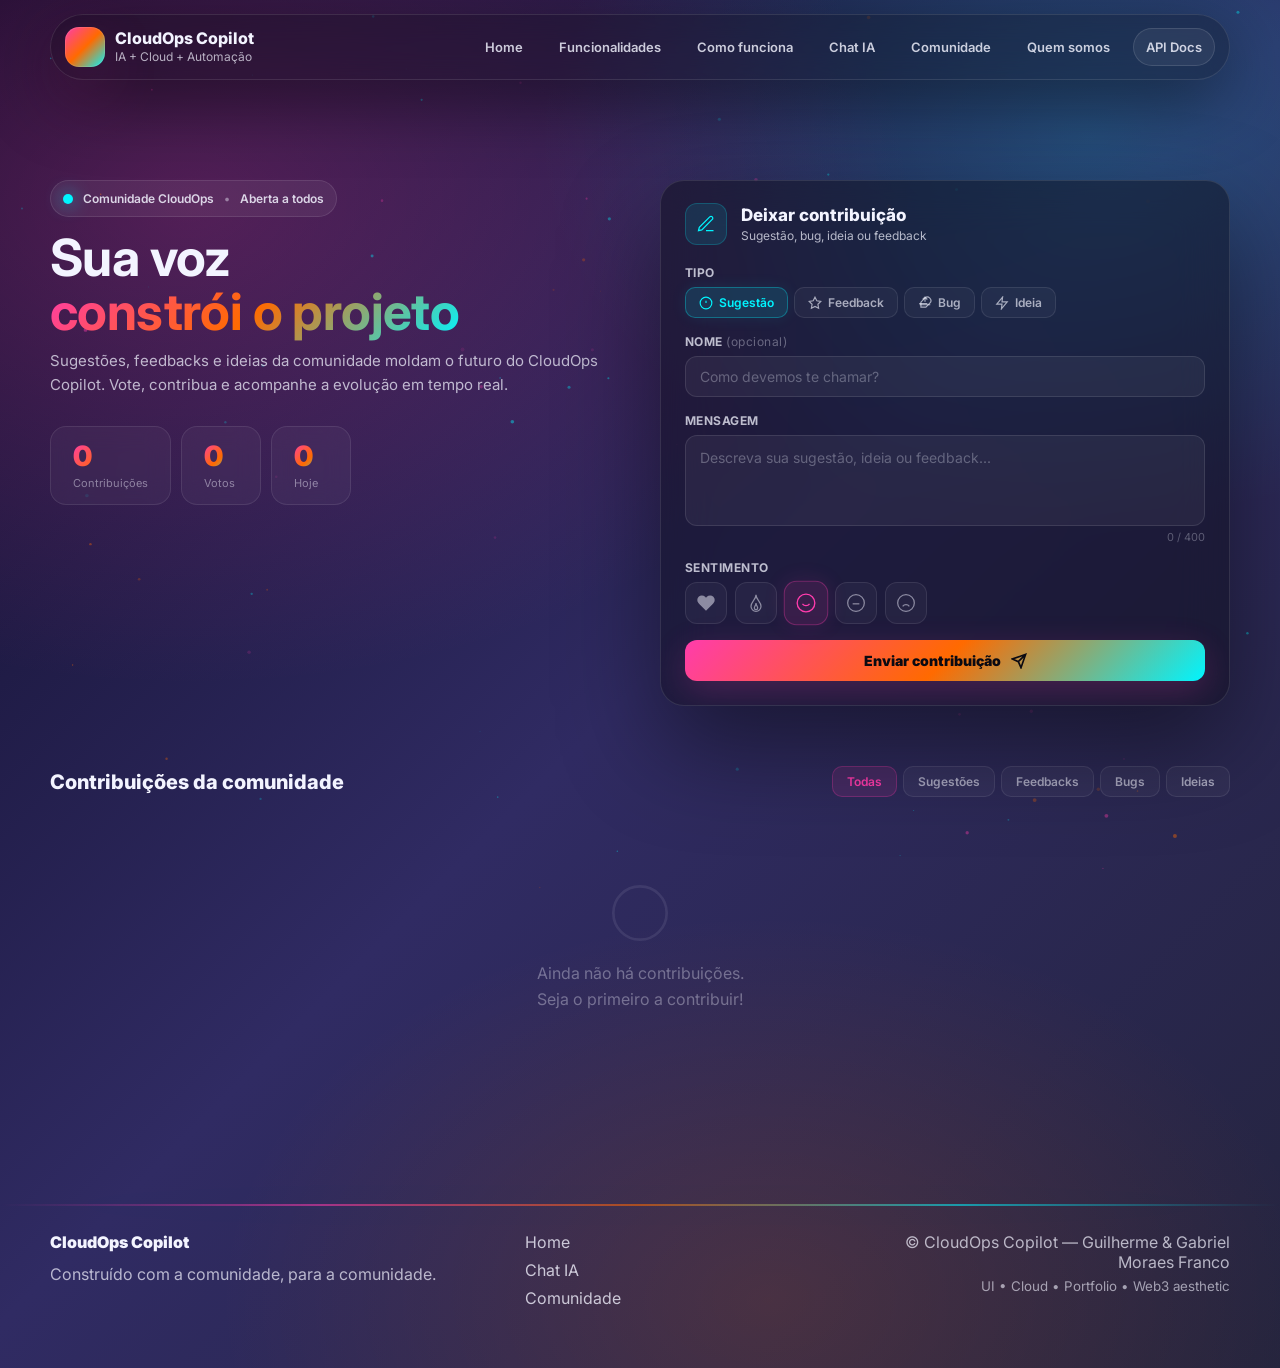
<file: frontend/comunidade.html>
<!doctype html>
<html lang="pt-br">
<head>
  <meta charset="utf-8" />
  <meta name="viewport" content="width=device-width,initial-scale=1" />
  <title>CloudOps Copilot — Comunidade</title>
  <link rel="preconnect" href="https://fonts.googleapis.com">
  <link rel="preconnect" href="https://fonts.gstatic.com" crossorigin>
  <link href="https://fonts.googleapis.com/css2?family=Inter:wght@400;500;600;700;800;900&display=swap" rel="stylesheet">
  <link rel="stylesheet" href="./styles/main.css" />
  <link rel="stylesheet" href="./styles/comunidade.css" />
</head>
<body>

  <canvas id="particles" aria-hidden="true"></canvas>

  <header class="topbar">
    <a class="brand" href="index.html">
      <span class="brand__mark"></span>
      <span class="brand__text"><b>CloudOps Copilot</b><small>IA + Cloud + Automação</small></span>
    </a>
    <nav class="nav">
      <a class="nav__link" href="index.html">Home</a>
      <a class="nav__link" href="index.html#features">Funcionalidades</a>
      <a class="nav__link" href="index.html#how">Como funciona</a>
      <a class="nav__link" href="chat.html">Chat IA</a>
      <a class="nav__link nav__link--active" href="comunidade.html">Comunidade</a>
      <a class="nav__link" href="quem-somos.html">Quem somos</a>
      <a class="nav__link nav__pill" href="http://3.144.142.200:8000/docs" target="_blank">API Docs</a>
    </nav>
    <button class="nav__menu" id="menuBtn">&#9776;</button>
  </header>

  <aside class="drawer" id="drawer" aria-hidden="true">
    <div class="drawer__panel">
      <div class="drawer__head">
        <span class="drawer__title">Menu</span>
        <button class="drawer__close" id="menuClose">&#x2715;</button>
      </div>
      <a class="drawer__link" href="index.html">Home</a>
      <a class="drawer__link" href="index.html#features">Funcionalidades</a>
      <a class="drawer__link" href="index.html#assets">Tecnologias</a>
      <a class="drawer__link" href="index.html#how">Como funciona</a>
      <a class="drawer__link" href="chat.html">Chat IA</a>
      <a class="drawer__link" href="comunidade.html">Comunidade</a>
      <a class="drawer__link" href="quem-somos.html">Quem somos</a>
      <a class="drawer__link" href="http://3.144.142.200:8000/docs" target="_blank">API Docs</a>
      <div class="drawer__foot"><span class="chip">Web3 &#8226; CloudOps &#8226; Neon UI</span></div>
    </div>
    <div class="drawer__backdrop" id="drawerBackdrop"></div>
  </aside>

  <main class="com-page">

    <!-- HERO -->
    <section class="com-hero">
      <div class="container">
        <div class="com-hero__layout">
          <div class="com-hero__left">
            <div class="kicker">
              <span class="kicker__dot"></span>
              <span>Comunidade CloudOps</span>
              <span class="kicker__sep">&#8226;</span>
              <span>Aberta a todos</span>
            </div>
            <h1 class="com-hero__title">
              Sua voz<br/>
              <span class="grad">constrói o projeto</span>
            </h1>
            <p class="com-hero__desc">
              Sugestões, feedbacks e ideias da comunidade moldam o futuro do CloudOps Copilot.
              Vote, contribua e acompanhe a evolução em tempo real.
            </p>
            <div class="com-stats">
              <div class="com-stat">
                <b id="statTotal">0</b>
                <span>Contribuições</span>
              </div>
              <div class="com-stat">
                <b id="statVotes">0</b>
                <span>Votos</span>
              </div>
              <div class="com-stat">
                <b id="statToday">0</b>
                <span>Hoje</span>
              </div>
            </div>
          </div>

          <!-- Painel de envio integrado no hero -->
          <div class="com-hero__right">
            <div class="com-form-card">
              <div class="com-form-card__header">
                <div class="com-form-icon">
                  <svg viewBox="0 0 24 24" fill="none" stroke="currentColor" stroke-width="1.5"><path d="M12 20h9"/><path d="M16.5 3.5a2.121 2.121 0 013 3L7 19l-4 1 1-4L16.5 3.5z"/></svg>
                </div>
                <div>
                  <h2>Deixar contribuição</h2>
                  <p>Sugestão, bug, ideia ou feedback</p>
                </div>
              </div>

              <div class="com-form-body">
                <!-- Tipo -->
                <div class="com-field">
                  <label class="com-label">Tipo</label>
                  <div class="com-type-btns" id="typeBtns">
                    <button class="com-type-btn is-active" data-type="sugestão">
                      <svg viewBox="0 0 24 24" fill="none" stroke="currentColor" stroke-width="2"><circle cx="12" cy="12" r="10"/><line x1="12" y1="8" x2="12" y2="12"/><line x1="12" y1="16" x2="12.01" y2="16"/></svg>
                      Sugestão
                    </button>
                    <button class="com-type-btn" data-type="feedback">
                      <svg viewBox="0 0 24 24" fill="none" stroke="currentColor" stroke-width="2"><polygon points="12 2 15.09 8.26 22 9.27 17 14.14 18.18 21.02 12 17.77 5.82 21.02 7 14.14 2 9.27 8.91 8.26 12 2"/></svg>
                      Feedback
                    </button>
                    <button class="com-type-btn" data-type="bug">
                      <svg viewBox="0 0 24 24" fill="none" stroke="currentColor" stroke-width="2"><path d="M8 6l4-4 4 4M12 2v8"/><path d="M20.24 12.24a6 6 0 00-8.49-8.49L5 10.5V19h8.5z"/><line x1="16" y1="13" x2="2" y2="13"/><line x1="21" y1="15" x2="3" y2="15"/></svg>
                      Bug
                    </button>
                    <button class="com-type-btn" data-type="ideia">
                      <svg viewBox="0 0 24 24" fill="none" stroke="currentColor" stroke-width="2"><polygon points="13 2 3 14 12 14 11 22 21 10 12 10 13 2"/></svg>
                      Ideia
                    </button>
                  </div>
                </div>

                <!-- Nome -->
                <div class="com-field">
                  <label class="com-label" for="comName">Nome <span class="com-optional">(opcional)</span></label>
                  <input id="comName" class="com-input" type="text" placeholder="Como devemos te chamar?" maxlength="40" autocomplete="off"/>
                </div>

                <!-- Mensagem -->
                <div class="com-field">
                  <label class="com-label" for="comMsg">Mensagem</label>
                  <textarea id="comMsg" class="com-input com-textarea" rows="3" placeholder="Descreva sua sugestão, ideia ou feedback..." maxlength="400"></textarea>
                  <span class="com-char" id="comChar">0 / 400</span>
                </div>

                <!-- Humor com SVG -->
                <div class="com-field">
                  <label class="com-label">Sentimento</label>
                  <div class="com-mood" id="moodBtns">
                    <button class="com-mood-btn" data-mood="love" title="Amei">
                      <svg viewBox="0 0 24 24" fill="currentColor"><path d="M20.84 4.61a5.5 5.5 0 00-7.78 0L12 5.67l-1.06-1.06a5.5 5.5 0 00-7.78 7.78l1.06 1.06L12 21.23l7.78-7.78 1.06-1.06a5.5 5.5 0 000-7.78z"/></svg>
                    </button>
                    <button class="com-mood-btn" data-mood="fire" title="Incrível">
                      <svg viewBox="0 0 24 24" fill="none" stroke="currentColor" stroke-width="1.5"><path d="M12 2c0 6-6 8-6 14a6 6 0 0012 0c0-6-6-8-6-14z"/><path d="M12 12c0 3-2 4-2 6a2 2 0 004 0c0-2-2-3-2-6z"/></svg>
                    </button>
                    <button class="com-mood-btn is-active" data-mood="ok" title="Gostei">
                      <svg viewBox="0 0 24 24" fill="none" stroke="currentColor" stroke-width="1.5"><circle cx="12" cy="12" r="10"/><path d="M8 13s1.5 2 4 2 4-2 4-2"/><line x1="9" y1="9" x2="9.01" y2="9"/><line x1="15" y1="9" x2="15.01" y2="9"/></svg>
                    </button>
                    <button class="com-mood-btn" data-mood="think" title="Neutro">
                      <svg viewBox="0 0 24 24" fill="none" stroke="currentColor" stroke-width="1.5"><circle cx="12" cy="12" r="10"/><line x1="8" y1="13" x2="16" y2="13"/><line x1="9" y1="9" x2="9.01" y2="9"/><line x1="15" y1="9" x2="15.01" y2="9"/></svg>
                    </button>
                    <button class="com-mood-btn" data-mood="bad" title="Frustrado">
                      <svg viewBox="0 0 24 24" fill="none" stroke="currentColor" stroke-width="1.5"><circle cx="12" cy="12" r="10"/><path d="M16 16s-1.5-2-4-2-4 2-4 2"/><line x1="9" y1="9" x2="9.01" y2="9"/><line x1="15" y1="9" x2="15.01" y2="9"/></svg>
                    </button>
                  </div>
                </div>

                <button class="com-submit" id="comSubmit">
                  <span id="submitLabel">Enviar contribuição</span>
                  <svg viewBox="0 0 24 24" fill="none" stroke="currentColor" stroke-width="2.5"><path d="M22 2L11 13M22 2L15 22l-4-9-9-4 20-7z"/></svg>
                </button>
              </div>
            </div>
          </div>
        </div>
      </div>
    </section>

    <!-- FEED -->
    <section class="com-feed-section">
      <div class="container">
        <div class="com-filters">
          <div class="com-filters__left">
            <h2 class="com-feed-title">Contribuições da comunidade</h2>
          </div>
          <div class="com-filters__right" id="filterBtns">
            <button class="com-filter is-active" data-filter="all">Todas</button>
            <button class="com-filter" data-filter="sugestão">Sugestões</button>
            <button class="com-filter" data-filter="feedback">Feedbacks</button>
            <button class="com-filter" data-filter="bug">Bugs</button>
            <button class="com-filter" data-filter="ideia">Ideias</button>
          </div>
        </div>

        <div class="com-feed" id="comFeed">
          <div class="com-empty" id="comEmpty">
            <div class="com-empty__icon">
              <svg viewBox="0 0 24 24" fill="none" stroke="currentColor" stroke-width="1"><circle cx="12" cy="12" r="10"/><path d="M8 12h.01M12 12h.01M16 12h.01"/></svg>
            </div>
            <p>Ainda não há contribuições.<br/>Seja o primeiro a contribuir!</p>
          </div>
        </div>
      </div>
    </section>

  </main>

  <!-- Toast -->
  <div class="com-toast" id="comToast">
    <svg viewBox="0 0 24 24" fill="none" stroke="currentColor" stroke-width="2"><polyline points="20 6 9 17 4 12"/></svg>
    <span id="toastMsg">Contribuição enviada!</span>
  </div>

  <footer class="footer">
    <div class="footer__divider"></div>
    <div class="container footer__grid">
      <div>
        <b class="footer__brand">CloudOps Copilot</b>
        <p class="footer__text">Construído com a comunidade, para a comunidade.</p>
      </div>
      <div class="footer__links">
        <a href="index.html">Home</a>
        <a href="chat.html">Chat IA</a>
        <a href="comunidade.html">Comunidade</a>
      </div>
      <div class="footer__credits">
        <span>&#169; CloudOps Copilot &#8212; Guilherme &amp; Gabriel Moraes Franco</span>
        <small>UI &#8226; Cloud &#8226; Portfolio &#8226; Web3 aesthetic</small>
      </div>
    </div>
  </footer>

  <script src="./scripts/main.js"></script>
  <script src="./scripts/comunidade.js"></script>
</body>
</html>
</file>
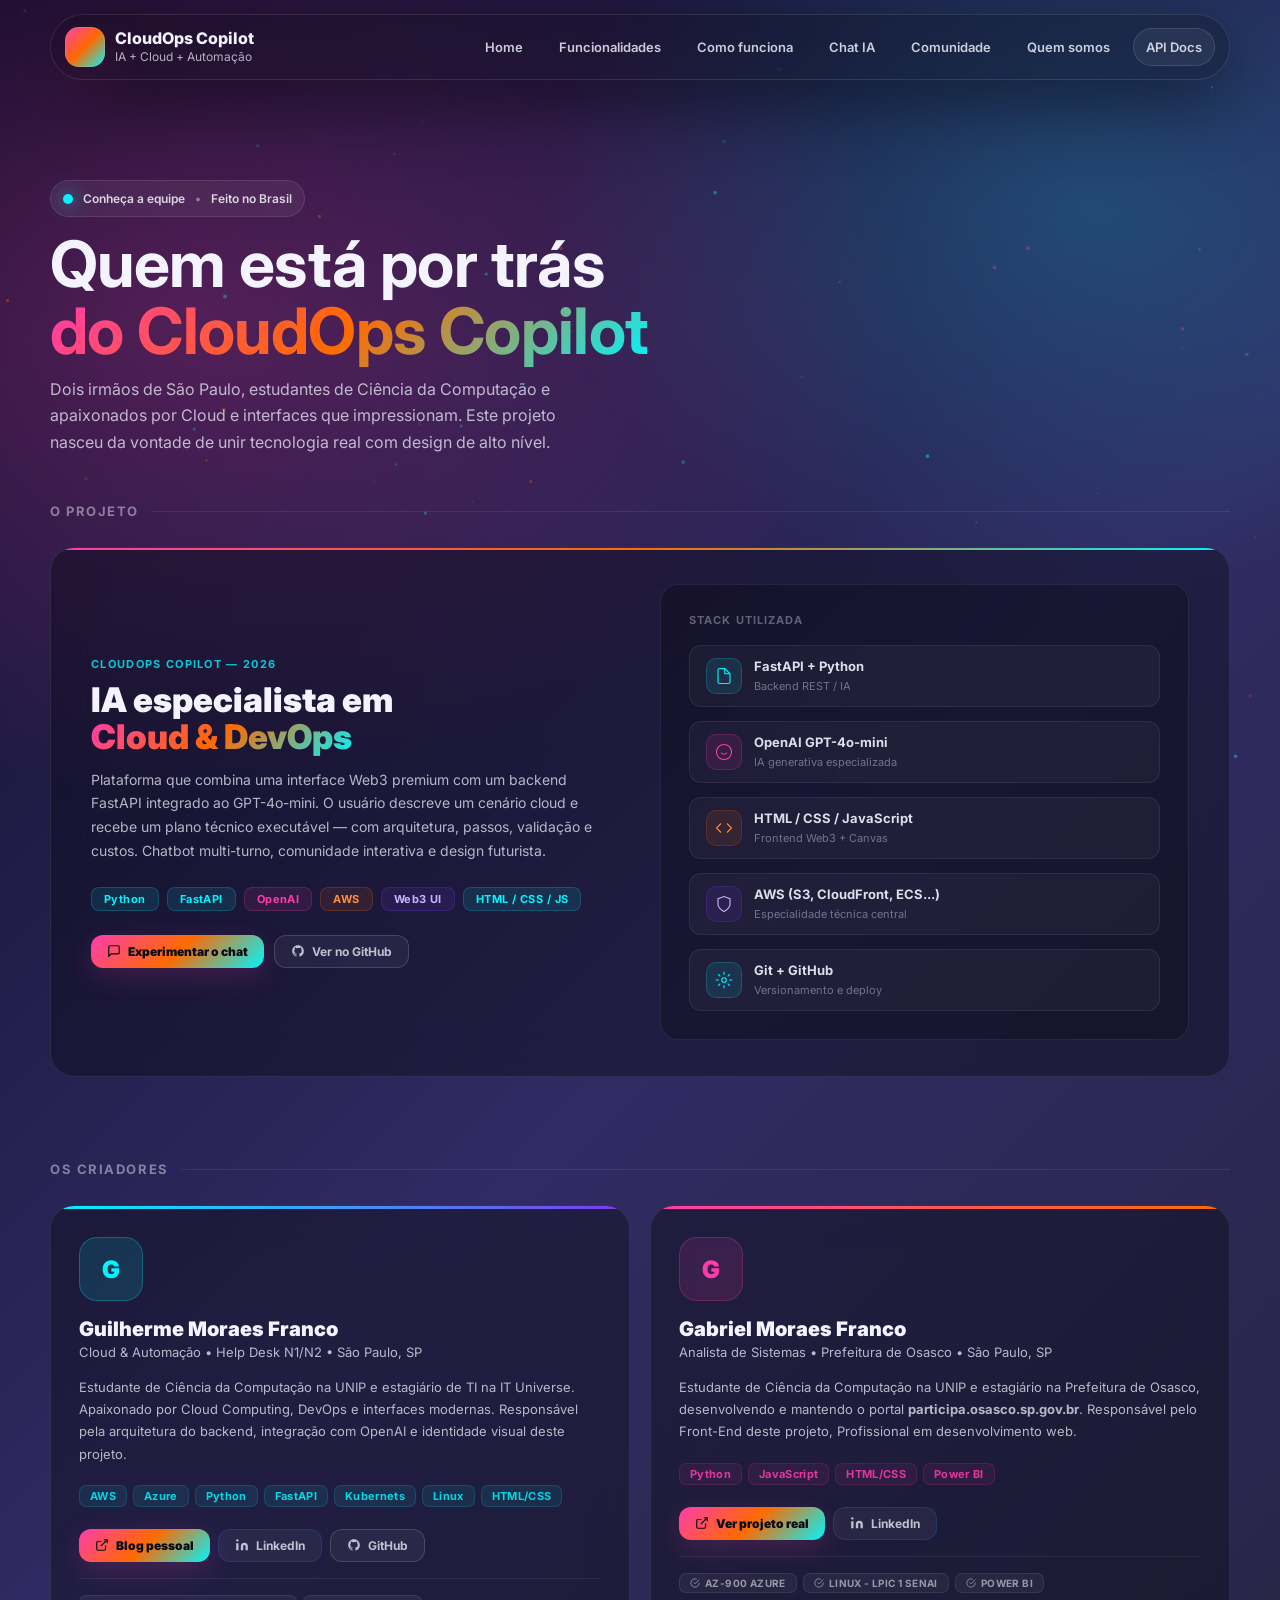
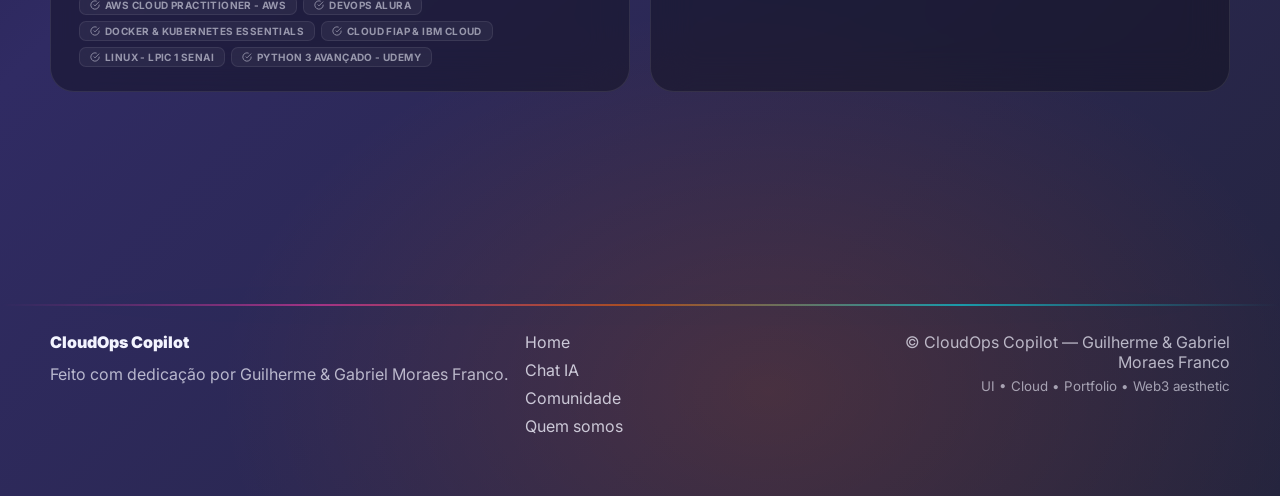
<file: frontend/quem-somos.html>
<!doctype html>
<html lang="pt-br">
<head>
  <meta charset="utf-8" />
  <meta name="viewport" content="width=device-width,initial-scale=1" />
  <title>CloudOps Copilot — Quem Somos</title>
  <link rel="preconnect" href="https://fonts.googleapis.com">
  <link rel="preconnect" href="https://fonts.gstatic.com" crossorigin>
  <link href="https://fonts.googleapis.com/css2?family=Inter:wght@400;500;600;700;800;900&display=swap" rel="stylesheet">
  <link rel="stylesheet" href="./styles/main.css" />
  <style>

    /* ── PAGE ── */
    .qs-page { min-height: 100vh; position: relative; z-index: 1; }

    /* ── HERO ── */
    .qs-hero { padding: 100px 0 48px; }
    .qs-hero__title {
      font-size: clamp(38px, 5vw, 68px);
      line-height: 1.04;
      letter-spacing: -.6px;
      margin: 14px 0 12px;
    }
    .qs-hero__desc {
      max-width: 560px;
      color: var(--muted);
      font-size: 16px;
      line-height: 1.65;
      margin: 0;
    }

    /* ── PROJETO CARD ── */
    .qs-project {
      margin: 0 0 64px;
      border-radius: 24px;
      background: rgba(10,10,18,.38);
      border: 1px solid rgba(255,255,255,.09);
      backdrop-filter: blur(20px);
      overflow: hidden;
      position: relative;
    }
    .qs-project::before {
      content: '';
      position: absolute; top: 0; left: 0; right: 0; height: 2px;
      background: var(--grad);
    }
    .qs-project__inner {
      padding: 36px 40px;
      display: grid;
      grid-template-columns: 1fr 1fr;
      gap: 40px;
      align-items: center;
    }
    .qs-project__label {
      font-size: 11px; font-weight: 700; letter-spacing: .12em;
      text-transform: uppercase; color: rgba(0,245,255,.80);
      margin-bottom: 10px;
    }
    .qs-project__title {
      font-size: clamp(22px, 3vw, 34px);
      font-weight: 900; line-height: 1.1;
      margin: 0 0 12px;
    }
    .qs-project__desc {
      color: var(--muted); font-size: 14px; line-height: 1.7;
      margin: 0 0 24px;
    }
    .qs-project__tags { display: flex; gap: 8px; flex-wrap: wrap; margin-bottom: 24px; }
    .qs-tag {
      font-size: 11px; font-weight: 700; padding: 4px 12px;
      border-radius: 8px; letter-spacing: .04em;
      background: rgba(0,245,255,.10); color: #00f5ff;
      border: 1px solid rgba(0,245,255,.18);
    }
    .qs-tag--pink { background: rgba(255,60,172,.10); color: #ff3cac; border-color: rgba(255,60,172,.20); }
    .qs-tag--orange { background: rgba(255,106,0,.10); color: #ff8c42; border-color: rgba(255,106,0,.20); }
    .qs-tag--purple { background: rgba(124,58,237,.12); color: #c4b5fd; border-color: rgba(124,58,237,.22); }

    /* Visual do projeto */
    .qs-project__visual {
      border-radius: 18px;
      background: rgba(0,0,0,.25);
      border: 1px solid rgba(255,255,255,.08);
      padding: 28px;
      display: flex; flex-direction: column; gap: 14px;
    }
    .qs-stack-row {
      display: flex; align-items: center; gap: 12px;
      padding: 12px 16px; border-radius: 12px;
      background: rgba(255,255,255,.04);
      border: 1px solid rgba(255,255,255,.07);
      transition: border-color .15s, background .15s;
    }
    .qs-stack-row:hover { border-color: rgba(0,245,255,.20); background: rgba(0,245,255,.05); }
    .qs-stack-icon {
      width: 36px; height: 36px; border-radius: 10px;
      display: flex; align-items: center; justify-content: center;
      flex-shrink: 0; color: #00f5ff;
      background: rgba(0,245,255,.10); border: 1px solid rgba(0,245,255,.18);
    }
    .qs-stack-icon svg { width: 18px; height: 18px; }
    .qs-stack-icon--pink { background: rgba(255,60,172,.10); border-color: rgba(255,60,172,.18); color: #ff3cac; }
    .qs-stack-icon--orange { background: rgba(255,106,0,.10); border-color: rgba(255,106,0,.18); color: #ff8c42; }
    .qs-stack-icon--purple { background: rgba(124,58,237,.12); border-color: rgba(124,58,237,.22); color: #c4b5fd; }
    .qs-stack-info b { display: block; font-size: 13px; font-weight: 700; color: rgba(243,244,255,.90); }
    .qs-stack-info span { font-size: 11px; color: rgba(243,244,255,.40); }

    /* ── TEAM GRID ── */
    .qs-section-title {
      font-size: 13px; font-weight: 700; letter-spacing: .12em;
      text-transform: uppercase; color: rgba(243,244,255,.45);
      margin: 0 0 28px;
      display: flex; align-items: center; gap: 12px;
    }
    .qs-section-title::after {
      content: ''; flex: 1; height: 1px;
      background: rgba(255,255,255,.08);
    }

    .qs-team { display: grid; grid-template-columns: 1fr 1fr; gap: 20px; margin-bottom: 80px; }

    /* Card de membro */
    .qs-card {
      border-radius: 24px;
      background: rgba(10,10,18,.40);
      border: 1px solid rgba(255,255,255,.09);
      backdrop-filter: blur(20px);
      overflow: hidden;
      position: relative;
      transition: transform .2s ease, box-shadow .2s ease, border-color .2s ease;
    }
    .qs-card:hover {
      transform: translateY(-4px);
      box-shadow: 0 24px 80px rgba(0,0,0,.40);
      border-color: rgba(255,255,255,.15);
    }

    /* Linha de cor no topo — diferente por membro */
    .qs-card__accent {
      height: 3px; width: 100%;
    }
    .qs-card--a .qs-card__accent { background: linear-gradient(90deg, #00f5ff, #7c3aed); }
    .qs-card--b .qs-card__accent { background: linear-gradient(90deg, #ff3cac, #ff6a00); }

    .qs-card__body { padding: 28px 28px 24px; }

    /* Avatar com inicial */
    .qs-avatar {
      width: 64px; height: 64px; border-radius: 18px;
      display: flex; align-items: center; justify-content: center;
      font-size: 24px; font-weight: 900; margin-bottom: 16px;
      position: relative; flex-shrink: 0;
    }
    .qs-card--a .qs-avatar { background: rgba(0,245,255,.12); border: 1px solid rgba(0,245,255,.25); color: #00f5ff; }
    .qs-card--b .qs-avatar { background: rgba(255,60,172,.12); border: 1px solid rgba(255,60,172,.25); color: #ff3cac; }

    /* Brilho pulsante atrás do avatar */
    .qs-avatar::after {
      content: '';
      position: absolute; inset: -6px; border-radius: 22px;
      opacity: 0; transition: opacity .3s;
    }
    .qs-card--a .qs-avatar::after { box-shadow: 0 0 30px rgba(0,245,255,.25); }
    .qs-card--b .qs-avatar::after { box-shadow: 0 0 30px rgba(255,60,172,.25); }
    .qs-card:hover .qs-avatar::after { opacity: 1; }

    .qs-card__name { font-size: 20px; font-weight: 900; margin: 0 0 3px; }
    .qs-card__role { font-size: 13px; color: var(--muted); margin: 0 0 16px; }

    .qs-card__bio {
      font-size: 13px; line-height: 1.7;
      color: rgba(243,244,255,.72); margin: 0 0 20px;
    }

    /* Chips de skills */
    .qs-skills { display: flex; flex-wrap: wrap; gap: 6px; margin-bottom: 22px; }
    .qs-skill {
      font-size: 11px; font-weight: 700; padding: 3px 10px;
      border-radius: 7px; letter-spacing: .03em;
    }
    .qs-card--a .qs-skill { background: rgba(0,245,255,.08); color: rgba(0,245,255,.85); border: 1px solid rgba(0,245,255,.14); }
    .qs-card--b .qs-skill { background: rgba(255,60,172,.08); color: rgba(255,60,172,.85); border: 1px solid rgba(255,60,172,.14); }

    /* Links sociais */
    .qs-links { display: flex; gap: 8px; flex-wrap: wrap; }
    .qs-link {
      display: inline-flex; align-items: center; gap: 7px;
      padding: 8px 16px; border-radius: 12px;
      border: 1px solid rgba(255,255,255,.10);
      background: rgba(255,255,255,.05);
      color: rgba(243,244,255,.75);
      font-size: 12px; font-weight: 700;
      text-decoration: none;
      transition: all .15s ease;
    }
    .qs-link svg { width: 14px; height: 14px; flex-shrink: 0; }
    .qs-link:hover { transform: translateY(-2px); border-color: rgba(255,255,255,.20); color: #fff; background: rgba(255,255,255,.08); }
    .qs-link--primary {
      background: var(--grad); color: #0b0a12;
      border: none; font-weight: 900;
      box-shadow: 0 8px 28px rgba(255,60,172,.18);
    }
    .qs-link--primary:hover { filter: saturate(1.1); box-shadow: 0 12px 36px rgba(255,60,172,.28); color: #0b0a12; }
    .qs-link--linkedin { border-color: rgba(10,102,194,.35); }
    .qs-link--linkedin:hover { border-color: rgba(10,102,194,.60); background: rgba(10,102,194,.12); }
    .qs-link--github { border-color: rgba(255,255,255,.15); }
    .qs-link--github:hover { border-color: rgba(255,255,255,.30); background: rgba(255,255,255,.08); }
    .qs-link--blog { border-color: rgba(0,245,255,.20); color: #00f5ff; }
    .qs-link--blog:hover { border-color: rgba(0,245,255,.40); background: rgba(0,245,255,.08); }

    /* Cert chips */
    .qs-certs { display: flex; flex-wrap: wrap; gap: 6px; margin-top: 16px; padding-top: 16px; border-top: 1px solid rgba(255,255,255,.07); }
    .qs-cert {
      display: inline-flex; align-items: center; gap: 5px;
      font-size: 10px; font-weight: 700; padding: 3px 10px;
      border-radius: 7px; letter-spacing: .04em; text-transform: uppercase;
      background: rgba(255,255,255,.05); color: rgba(243,244,255,.55);
      border: 1px solid rgba(255,255,255,.08);
    }
    .qs-cert svg { width: 10px; height: 10px; }

    /* ── RESPONSIVO ── */
    @media (max-width: 860px) {
      .qs-project__inner { grid-template-columns: 1fr; }
      .qs-team { grid-template-columns: 1fr; }
    }
    @media (max-width: 600px) {
      .qs-card__body { padding: 22px 20px; }
    }
  </style>
</head>
<body>

  <canvas id="particles" aria-hidden="true"></canvas>

  <header class="topbar">
    <a class="brand" href="index.html">
      <span class="brand__mark"></span>
      <span class="brand__text"><b>CloudOps Copilot</b><small>IA + Cloud + Automação</small></span>
    </a>
    <nav class="nav">
      <a class="nav__link" href="index.html">Home</a>
      <a class="nav__link" href="index.html#features">Funcionalidades</a>
      <a class="nav__link" href="index.html#how">Como funciona</a>
      <a class="nav__link" href="chat.html">Chat IA</a>
      <a class="nav__link" href="comunidade.html">Comunidade</a>
      <a class="nav__link nav__link--active" href="quem-somos.html">Quem somos</a>
      <a class="nav__link nav__pill" href="http://3.144.142.200:8000/docs" target="_blank">API Docs</a>
    </nav>
    <button class="nav__menu" id="menuBtn">&#9776;</button>
  </header>

  <aside class="drawer" id="drawer" aria-hidden="true">
    <div class="drawer__panel">
      <div class="drawer__head">
        <span class="drawer__title">Menu</span>
        <button class="drawer__close" id="menuClose">&#x2715;</button>
      </div>
      <a class="drawer__link" href="index.html">Home</a>
      <a class="drawer__link" href="index.html#features">Funcionalidades</a>
      <a class="drawer__link" href="chat.html">Chat IA</a>
      <a class="drawer__link" href="comunidade.html">Comunidade</a>
      <a class="drawer__link" href="quem-somos.html">Quem somos</a>
      <a class="drawer__link" href="http://3.144.142.200:8000/docs" target="_blank">API Docs</a>
      <div class="drawer__foot"><span class="chip">Web3 &#8226; CloudOps &#8226; Neon UI</span></div>
    </div>
    <div class="drawer__backdrop" id="drawerBackdrop"></div>
  </aside>

  <main class="qs-page">

    <!-- HERO -->
    <section class="qs-hero">
      <div class="container">
        <div class="kicker">
          <span class="kicker__dot"></span>
          <span>Conheça a equipe</span>
          <span class="kicker__sep">&#8226;</span>
          <span>Feito no Brasil</span>
        </div>
        <h1 class="qs-hero__title">
          Quem está por trás<br/>
          <span class="grad">do CloudOps Copilot</span>
        </h1>
        <p class="qs-hero__desc">
          Dois irmãos de São Paulo, estudantes de Ciência da Computação e apaixonados por Cloud e interfaces que impressionam.
          Este projeto nasceu da vontade de unir tecnologia real com design de alto nível.
        </p>
      </div>
    </section>

    <!-- SOBRE O PROJETO -->
    <section style="padding: 0 0 20px;">
      <div class="container">
        <p class="qs-section-title">O projeto</p>
        <div class="qs-project">
          <div class="qs-project__inner">
            <div>
              <div class="qs-project__label">CloudOps Copilot &#8212; 2026</div>
              <h2 class="qs-project__title">
                IA especialista em<br/>
                <span class="grad">Cloud &amp; DevOps</span>
              </h2>
              <p class="qs-project__desc">
                Plataforma que combina uma interface Web3 premium com um backend FastAPI integrado ao GPT-4o-mini.
                O usuário descreve um cenário cloud e recebe um plano técnico executável — com arquitetura, passos, validação e custos.
                Chatbot multi-turno, comunidade interativa e design futurista.
              </p>
              <div class="qs-project__tags">
                <span class="qs-tag">Python</span>
                <span class="qs-tag">FastAPI</span>
                <span class="qs-tag--pink qs-tag">OpenAI</span>
                <span class="qs-tag--orange qs-tag">AWS</span>
                <span class="qs-tag--purple qs-tag">Web3 UI</span>
                <span class="qs-tag">HTML / CSS / JS</span>
              </div>
              <div style="display:flex;gap:10px;flex-wrap:wrap;">
                <a class="qs-link qs-link--primary" href="chat.html">
                  <svg viewBox="0 0 24 24" fill="none" stroke="currentColor" stroke-width="2"><path d="M21 15a2 2 0 01-2 2H7l-4 4V5a2 2 0 012-2h14a2 2 0 012 2z"/></svg>
                  Experimentar o chat
                </a>
                <a class="qs-link qs-link--github" href="https://github.com/ognistie" target="_blank">
                  <svg viewBox="0 0 24 24" fill="currentColor"><path d="M12 2C6.477 2 2 6.484 2 12.017c0 4.425 2.865 8.18 6.839 9.504.5.092.682-.217.682-.483 0-.237-.008-.868-.013-1.703-2.782.605-3.369-1.343-3.369-1.343-.454-1.158-1.11-1.466-1.11-1.466-.908-.62.069-.608.069-.608 1.003.07 1.531 1.032 1.531 1.032.892 1.53 2.341 1.088 2.91.832.092-.647.35-1.088.636-1.338-2.22-.253-4.555-1.113-4.555-4.951 0-1.093.39-1.988 1.029-2.688-.103-.253-.446-1.272.098-2.65 0 0 .84-.27 2.75 1.026A9.564 9.564 0 0112 6.844c.85.004 1.705.115 2.504.337 1.909-1.296 2.747-1.027 2.747-1.027.546 1.379.202 2.398.1 2.651.64.7 1.028 1.595 1.028 2.688 0 3.848-2.339 4.695-4.566 4.942.359.31.678.921.678 1.856 0 1.338-.012 2.419-.012 2.747 0 .268.18.58.688.482A10.019 10.019 0 0022 12.017C22 6.484 17.522 2 12 2z"/></svg>
                  Ver no GitHub
                </a>
              </div>
            </div>

            <!-- Stack visual -->
            <div class="qs-project__visual">
              <div style="font-size:11px;font-weight:700;letter-spacing:.1em;text-transform:uppercase;color:rgba(243,244,255,.35);margin-bottom:4px;">Stack utilizada</div>

              <div class="qs-stack-row">
                <div class="qs-stack-icon">
                  <svg viewBox="0 0 24 24" fill="none" stroke="currentColor" stroke-width="1.5"><path d="M13 2H6a2 2 0 00-2 2v16a2 2 0 002 2h12a2 2 0 002-2V9z"/><polyline points="13 2 13 9 20 9"/></svg>
                </div>
                <div class="qs-stack-info"><b>FastAPI + Python</b><span>Backend REST / IA</span></div>
              </div>

              <div class="qs-stack-row">
                <div class="qs-stack-icon qs-stack-icon--pink">
                  <svg viewBox="0 0 24 24" fill="none" stroke="currentColor" stroke-width="1.5"><circle cx="12" cy="12" r="10"/><path d="M8 13s1.5 2 4 2 4-2 4-2"/><line x1="9" y1="9" x2="9.01" y2="9"/><line x1="15" y1="9" x2="15.01" y2="9"/></svg>
                </div>
                <div class="qs-stack-info"><b>OpenAI GPT-4o-mini</b><span>IA generativa especializada</span></div>
              </div>

              <div class="qs-stack-row">
                <div class="qs-stack-icon qs-stack-icon--orange">
                  <svg viewBox="0 0 24 24" fill="none" stroke="currentColor" stroke-width="1.5"><polyline points="16 18 22 12 16 6"/><polyline points="8 6 2 12 8 18"/></svg>
                </div>
                <div class="qs-stack-info"><b>HTML / CSS / JavaScript</b><span>Frontend Web3 + Canvas</span></div>
              </div>

              <div class="qs-stack-row">
                <div class="qs-stack-icon qs-stack-icon--purple">
                  <svg viewBox="0 0 24 24" fill="none" stroke="currentColor" stroke-width="1.5"><path d="M12 22s8-4 8-10V5l-8-3-8 3v7c0 6 8 10 8 10z"/></svg>
                </div>
                <div class="qs-stack-info"><b>AWS (S3, CloudFront, ECS...)</b><span>Especialidade técnica central</span></div>
              </div>

              <div class="qs-stack-row">
                <div class="qs-stack-icon">
                  <svg viewBox="0 0 24 24" fill="none" stroke="currentColor" stroke-width="1.5"><circle cx="12" cy="12" r="3"/><path d="M12 1v4M12 19v4M4.22 4.22l2.83 2.83M16.95 16.95l2.83 2.83M1 12h4M19 12h4M4.22 19.78l2.83-2.83M16.95 7.05l2.83-2.83"/></svg>
                </div>
                <div class="qs-stack-info"><b>Git + GitHub</b><span>Versionamento e deploy</span></div>
              </div>
            </div>
          </div>
        </div>
      </div>
    </section>

    <!-- TIME -->
    <section style="padding: 0 0 80px;">
      <div class="container">
        <p class="qs-section-title">Os criadores</p>
        <div class="qs-team">

          <!-- ── GUILHERME ── -->
          <div class="qs-card qs-card--a">
            <div class="qs-card__accent"></div>
            <div class="qs-card__body">
              <div class="qs-avatar">G</div>
              <h2 class="qs-card__name">Guilherme Moraes Franco</h2>
              <p class="qs-card__role">Cloud &amp; Automação &#8226; Help Desk N1/N2 &#8226; S&#227;o Paulo, SP</p>
              <p class="qs-card__bio">
                Estudante de Ci&#234;ncia da Computa&#231;&#227;o na UNIP e estagi&#225;rio de TI na IT Universe.
                Apaixonado por Cloud Computing, DevOps e interfaces modernas. Respons&#225;vel pela arquitetura
                do backend, integra&#231;&#227;o com OpenAI e identidade visual deste projeto.
              </p>

              <div class="qs-skills">
                <span class="qs-skill">AWS</span>
                <span class="qs-skill">Azure</span>
                <span class="qs-skill">Python</span>
                <span class="qs-skill">FastAPI</span>
                <span class="qs-skill">Kubernets</span>
                <span class="qs-skill">Linux</span>
                <span class="qs-skill">HTML/CSS</span>
              </div>

              <div class="qs-links">
                <a class="qs-link qs-link--primary" href="https://blogpessoalgui.netlify.app" target="_blank" rel="noreferrer">
                  <svg viewBox="0 0 24 24" fill="none" stroke="currentColor" stroke-width="2"><path d="M18 13v6a2 2 0 01-2 2H5a2 2 0 01-2-2V8a2 2 0 012-2h6"/><polyline points="15 3 21 3 21 9"/><line x1="10" y1="14" x2="21" y2="3"/></svg>
                  Blog pessoal
                </a>
                <a class="qs-link qs-link--linkedin" href="https://www.linkedin.com/in/guilherme-moraes-franco-b4b1a0353/" target="_blank" rel="noreferrer">
                  <svg viewBox="0 0 24 24" fill="currentColor"><path d="M16 8a6 6 0 016 6v7h-4v-7a2 2 0 00-2-2 2 2 0 00-2 2v7h-4v-7a6 6 0 016-6zM2 9h4v12H2z"/><circle cx="4" cy="4" r="2"/></svg>
                  LinkedIn
                </a>
                <a class="qs-link qs-link--github" href="https://github.com/ognistie" target="_blank" rel="noreferrer">
                  <svg viewBox="0 0 24 24" fill="currentColor"><path d="M12 2C6.477 2 2 6.484 2 12.017c0 4.425 2.865 8.18 6.839 9.504.5.092.682-.217.682-.483 0-.237-.008-.868-.013-1.703-2.782.605-3.369-1.343-3.369-1.343-.454-1.158-1.11-1.466-1.11-1.466-.908-.62.069-.608.069-.608 1.003.07 1.531 1.032 1.531 1.032.892 1.53 2.341 1.088 2.91.832.092-.647.35-1.088.636-1.338-2.22-.253-4.555-1.113-4.555-4.951 0-1.093.39-1.988 1.029-2.688-.103-.253-.446-1.272.098-2.65 0 0 .84-.27 2.75 1.026A9.564 9.564 0 0112 6.844c.85.004 1.705.115 2.504.337 1.909-1.296 2.747-1.027 2.747-1.027.546 1.379.202 2.398.1 2.651.64.7 1.028 1.595 1.028 2.688 0 3.848-2.339 4.695-4.566 4.942.359.31.678.921.678 1.856 0 1.338-.012 2.419-.012 2.747 0 .268.18.58.688.482A10.019 10.019 0 0022 12.017C22 6.484 17.522 2 12 2z"/></svg>
                  GitHub
                </a>
                </a>
              </div>

              <div class="qs-certs">
                <span class="qs-cert"><svg viewBox="0 0 24 24" fill="none" stroke="currentColor" stroke-width="2"><path d="M22 11.08V12a10 10 0 11-5.93-9.14"/><polyline points="22 4 12 14.01 9 11.01"/></svg>AWS Cloud Practitioner - AWS</span>
                <span class="qs-cert"><svg viewBox="0 0 24 24" fill="none" stroke="currentColor" stroke-width="2"><path d="M22 11.08V12a10 10 0 11-5.93-9.14"/><polyline points="22 4 12 14.01 9 11.01"/></svg>DevOps ALURA</span>
                <span class="qs-cert"><svg viewBox="0 0 24 24" fill="none" stroke="currentColor" stroke-width="2"><path d="M22 11.08V12a10 10 0 11-5.93-9.14"/><polyline points="22 4 12 14.01 9 11.01"/></svg>Docker & Kubernetes Essentials</span>
                <span class="qs-cert"><svg viewBox="0 0 24 24" fill="none" stroke="currentColor" stroke-width="2"><path d="M22 11.08V12a10 10 0 11-5.93-9.14"/><polyline points="22 4 12 14.01 9 11.01"/></svg>Cloud FIAP & IBM Cloud</span>
                <span class="qs-cert"><svg viewBox="0 0 24 24" fill="none" stroke="currentColor" stroke-width="2"><path d="M22 11.08V12a10 10 0 11-5.93-9.14"/><polyline points="22 4 12 14.01 9 11.01"/></svg>Linux - LPIC 1 SENAI</span>
                <span class="qs-cert"><svg viewBox="0 0 24 24" fill="none" stroke="currentColor" stroke-width="2"><path d="M22 11.08V12a10 10 0 11-5.93-9.14"/><polyline points="22 4 12 14.01 9 11.01"/></svg>Python 3 Avançado - Udemy</span>
              </div>
            </div>
          </div>

          <!-- ── GABRIEL ── -->
          <div class="qs-card qs-card--b">
            <div class="qs-card__accent"></div>
            <div class="qs-card__body">
              <div class="qs-avatar">G</div>
              <h2 class="qs-card__name">Gabriel Moraes Franco</h2>
              <p class="qs-card__role">Analista de Sistemas &#8226; Prefeitura de Osasco &#8226; S&#227;o Paulo, SP</p>
              <p class="qs-card__bio">
                Estudante de Ci&#234;ncia da Computa&#231;&#227;o na UNIP e estagi&#225;rio na Prefeitura de Osasco,
                desenvolvendo e mantendo o portal <strong>participa.osasco.sp.gov.br</strong>.
                Responsável pelo Front-End deste projeto, Profissional em desenvolvimento web.
              </p>

              <div class="qs-skills">
              
                <span class="qs-skill">Python</span>
                <span class="qs-skill">JavaScript</span>
                <span class="qs-skill">HTML/CSS</span>
                <span class="qs-skill">Power BI</span>
               
              </div>

              <div class="qs-links">
                <a class="qs-link qs-link--primary" href="https://participa.osasco.sp.gov.br" target="_blank" rel="noreferrer">
                  <svg viewBox="0 0 24 24" fill="none" stroke="currentColor" stroke-width="2"><path d="M18 13v6a2 2 0 01-2 2H5a2 2 0 01-2-2V8a2 2 0 012-2h6"/><polyline points="15 3 21 3 21 9"/><line x1="10" y1="14" x2="21" y2="3"/></svg>
                  Ver projeto real
                </a>
                <a class="qs-link qs-link--linkedin" href="https://www.linkedin.com/in/gabriel-moraes-franco-935453352/" target="_blank" rel="noreferrer">
                  <svg viewBox="0 0 24 24" fill="currentColor"><path d="M16 8a6 6 0 016 6v7h-4v-7a2 2 0 00-2-2 2 2 0 00-2 2v7h-4v-7a6 6 0 016-6zM2 9h4v12H2z"/><circle cx="4" cy="4" r="2"/></svg>
                  LinkedIn
                </a>
                </a>
              </div>

              <div class="qs-certs">
                <span class="qs-cert"><svg viewBox="0 0 24 24" fill="none" stroke="currentColor" stroke-width="2"><path d="M22 11.08V12a10 10 0 11-5.93-9.14"/><polyline points="22 4 12 14.01 9 11.01"/></svg>AZ-900 Azure</span>
                <span class="qs-cert"><svg viewBox="0 0 24 24" fill="none" stroke="currentColor" stroke-width="2"><path d="M22 11.08V12a10 10 0 11-5.93-9.14"/><polyline points="22 4 12 14.01 9 11.01"/></svg>Linux - LPIC 1 SENAI</span>
                <span class="qs-cert"><svg viewBox="0 0 24 24" fill="none" stroke="currentColor" stroke-width="2"><path d="M22 11.08V12a10 10 0 11-5.93-9.14"/><polyline points="22 4 12 14.01 9 11.01"/></svg>Power BI</span>

              </div>
            </div>
          </div>

        </div>
      </div>
    </section>

  </main>

  <footer class="footer">
    <div class="footer__divider"></div>
    <div class="container footer__grid">
      <div>
        <b class="footer__brand">CloudOps Copilot</b>
        <p class="footer__text">Feito com dedica&#231;&#227;o por Guilherme &amp; Gabriel Moraes Franco.</p>
      </div>
      <div class="footer__links">
        <a href="index.html">Home</a>
        <a href="chat.html">Chat IA</a>
        <a href="comunidade.html">Comunidade</a>
        <a href="quem-somos.html">Quem somos</a>
      </div>
      <div class="footer__credits">
        <span>&#169; CloudOps Copilot &#8212; Guilherme &amp; Gabriel Moraes Franco</span>
        <small>UI &#8226; Cloud &#8226; Portfolio &#8226; Web3 aesthetic</small>
      </div>
    </div>
  </footer>

  <script src="./scripts/main.js"></script>
</body>
</html>
</file>
<file: frontend/styles/main.css>
:root{
  --bg1:#0f0c29;
  --bg2:#302b63;
  --bg3:#24243e;

  --orange:#ff6a00;
  --pink:#ff3cac;
  --blue:#00f5ff;

  --text:#f3f4ff;
  --muted:rgba(243,244,255,.72);

  --glass: rgba(10, 10, 18, .34);
  --glass2: rgba(10, 10, 18, .22);
  --stroke: rgba(255,255,255,.10);

  --r: 18px;
  --shadow: 0 20px 70px rgba(0,0,0,.45);

  --grad: linear-gradient(135deg, var(--pink), var(--orange), var(--blue));
  --grad2: linear-gradient(135deg, rgba(255,60,172,.35), rgba(255,106,0,.25), rgba(0,245,255,.18));
}

*{ box-sizing:border-box; }
html{ scroll-behavior:smooth; }
body{
  margin:0;
  font-family: "Inter", system-ui, -apple-system, Segoe UI, Roboto, Arial, sans-serif;
  color: var(--text);
  background:
    radial-gradient(1200px 800px at 15% 15%, rgba(255,60,172,.25), transparent 60%),
    radial-gradient(1000px 700px at 85% 10%, rgba(0,245,255,.18), transparent 55%),
    radial-gradient(1000px 700px at 60% 95%, rgba(255,106,0,.15), transparent 55%),
    linear-gradient(135deg, var(--bg1), var(--bg2), var(--bg3));
  overflow-x:hidden;
}

#particles{
  position: fixed;
  inset: 0;
  z-index: 0;
  width: 100%;
  height: 100%;
  opacity: .55;
  pointer-events: none;
}

/* containers */
.container{
  width: min(1180px, calc(100% - 40px));
  margin: 0 auto;
}

.section{
  position: relative;
  z-index: 1;
  padding: 92px 0;
}

.section--alt{
  background:
    radial-gradient(900px 500px at 20% 50%, rgba(255,60,172,.10), transparent 60%),
    radial-gradient(900px 500px at 80% 50%, rgba(0,245,255,.10), transparent 60%);
}

.section__head{
  margin-bottom: 24px;
}
.section__title{
  font-size: clamp(28px, 2.7vw, 44px);
  margin: 0 0 10px;
  letter-spacing: .2px;
}
.section__desc{
  margin:0;
  color: var(--muted);
  max-width: 820px;
  line-height: 1.6;
}

/* Topbar */
.topbar{
  position: sticky;
  top: 14px;
  z-index: 50;
  width: min(1180px, calc(100% - 40px));
  margin: 14px auto 0;
  padding: 12px 14px;
  border-radius: 999px;
  background: rgba(10,10,18,.30);
  border: 1px solid rgba(255,255,255,.10);
  box-shadow: var(--shadow);
  backdrop-filter: blur(14px);
  -webkit-backdrop-filter: blur(14px);
  display:flex;
  align-items:center;
  justify-content: space-between;
  gap: 12px;
}

.brand{
  display:flex;
  align-items:center;
  gap: 10px;
  text-decoration:none;
  color: var(--text);
}
.brand__mark{
  width: 40px; height: 40px;
  border-radius: 14px;
  background: var(--grad);
  box-shadow:
    0 0 0 1px rgba(255,255,255,.10) inset,
    0 20px 60px rgba(255,60,172,.18);
}
.brand__text b{
  display:block;
  font-weight: 800;
  line-height: 1.05;
}
.brand__text small{
  display:block;
  margin-top: 2px;
  color: rgba(243,244,255,.70);
  font-size: 12px;
}

.nav{
  display:flex;
  gap: 10px;
  align-items:center;
}
.nav__link{
  text-decoration:none;
  color: rgba(243,244,255,.82);
  font-weight: 600;
  font-size: 13px;
  padding: 10px 12px;
  border-radius: 999px;
  border: 1px solid transparent;
  transition: transform .15s ease, background .15s ease, border-color .15s ease;
}
.nav__link:hover{
  transform: translateY(-1px);
  background: rgba(255,255,255,.06);
  border-color: rgba(255,255,255,.10);
}
.nav__pill{
  background: rgba(255,255,255,.06);
  border-color: rgba(255,255,255,.12);
}
.nav__menu{
  display:none;
  border: 1px solid rgba(255,255,255,.14);
  background: rgba(255,255,255,.06);
  color: var(--text);
  border-radius: 999px;
  padding: 10px 12px;
  cursor:pointer;
}

/* Drawer mobile */
.drawer{ position: fixed; inset:0; z-index: 99; display:none; }
.drawer.open{ display:block; }
.drawer__backdrop{
  position:absolute; inset:0;
  background: rgba(0,0,0,.55);
}
.drawer__panel{
  position:absolute;
  right: 12px;
  top: 12px;
  width: min(340px, calc(100% - 24px));
  border-radius: 20px;
  background: rgba(10,10,18,.55);
  border: 1px solid rgba(255,255,255,.12);
  backdrop-filter: blur(16px);
  -webkit-backdrop-filter: blur(16px);
  box-shadow: var(--shadow);
  padding: 14px;
}
.drawer__head{
  display:flex; align-items:center; justify-content: space-between;
  margin-bottom: 10px;
}
.drawer__title{ font-weight: 800; }
.drawer__close{
  border:0; cursor:pointer;
  background: rgba(255,255,255,.08);
  color: var(--text);
  border-radius: 12px;
  padding: 8px 10px;
}
.drawer__link{
  display:block;
  text-decoration:none;
  color: rgba(243,244,255,.90);
  padding: 12px 12px;
  border-radius: 14px;
  border: 1px solid rgba(255,255,255,.08);
  background: rgba(255,255,255,.05);
  margin: 10px 0;
}
.drawer__foot{ margin-top: 8px; }
.chip{
  display:inline-flex;
  gap: 8px;
  align-items:center;
  padding: 10px 12px;
  border-radius: 999px;
  background: rgba(255,255,255,.06);
  border: 1px solid rgba(255,255,255,.10);
  color: rgba(243,244,255,.80);
  font-size: 12px;
}

/* HERO */
.hero{
  padding-top: 70px;
}
.hero__grid{
  display:grid;
  grid-template-columns: 1.05fr .95fr;
  gap: 26px;
  align-items:center;
}

.kicker{
  display:inline-flex;
  gap: 10px;
  align-items:center;
  padding: 10px 12px;
  border-radius: 999px;
  background: rgba(255,255,255,.06);
  border: 1px solid rgba(255,255,255,.10);
  color: rgba(243,244,255,.85);
  font-weight: 600;
  font-size: 12px;
}
.kicker__dot{
  width: 10px; height: 10px; border-radius: 999px;
  background: var(--blue);
  box-shadow: 0 0 18px rgba(0,245,255,.8);
}
.kicker__sep{ opacity:.5; }

.hero__title{
  margin: 16px 0 12px;
  font-size: clamp(38px, 4.6vw, 64px);
  line-height: 1.05;
  letter-spacing: -0.8px;
}
.grad{
  background: var(--grad);
  -webkit-background-clip: text;
  background-clip: text;
  color: transparent;
}
.glow{
  text-shadow: 0 0 28px rgba(255,106,0,.18), 0 0 38px rgba(255,60,172,.12);
}

.hero__desc{
  margin: 0 0 20px;
  color: var(--muted);
  line-height: 1.65;
  font-size: 16px;
  max-width: 720px;
}

.hero__cta{
  display:flex;
  gap: 12px;
  flex-wrap: wrap;
  margin-bottom: 18px;
}

.btn{
  position: relative;
  display:inline-flex;
  align-items:center;
  justify-content:center;
  gap: 10px;
  padding: 12px 16px;
  border-radius: 999px;
  font-weight: 800;
  text-decoration:none;
  cursor:pointer;
  transition: transform .15s ease, box-shadow .15s ease, filter .15s ease;
  user-select:none;
  will-change: transform;
}

.btn--primary{
  color: #0b0a12;
  background: var(--grad);
  box-shadow:
    0 0 0 1px rgba(255,255,255,.10) inset,
    0 18px 60px rgba(255,60,172,.18);
}
.btn--primary:hover{
  transform: translateY(-2px) scale(1.02);
  filter: saturate(1.1);
  box-shadow:
    0 0 0 1px rgba(255,255,255,.14) inset,
    0 22px 75px rgba(0,245,255,.14),
    0 22px 85px rgba(255,106,0,.12);
}
.btn--ghost{
  color: rgba(243,244,255,.92);
  background: rgba(255,255,255,.05);
  border: 1px solid rgba(255,255,255,.14);
  box-shadow: 0 18px 60px rgba(0,0,0,.25);
}
.btn--ghost:hover{
  transform: translateY(-2px) scale(1.01);
  box-shadow: 0 0 0 1px rgba(0,245,255,.18) inset, 0 18px 70px rgba(0,245,255,.10);
}
.btn__shine{
  position:absolute;
  inset:-2px;
  border-radius: 999px;
  background: radial-gradient(700px 120px at 20% 0%, rgba(255,255,255,.35), transparent 55%);
  opacity: .35;
  pointer-events:none;
}

.hero__meta{
  display:flex;
  gap: 10px;
  flex-wrap: wrap;
}
.metric{
  padding: 10px 12px;
  border-radius: 14px;
  background: rgba(10,10,18,.26);
  border: 1px solid rgba(255,255,255,.10);
  backdrop-filter: blur(10px);
  -webkit-backdrop-filter: blur(10px);
}
.metric b{ display:block; font-size: 13px; }
.metric span{ display:block; font-size: 12px; color: rgba(243,244,255,.70); margin-top: 2px; }

/* Right visual */
.hero__right{
  position: relative;
  min-height: 420px;
  display:flex;
  align-items:center;
  justify-content:center;
}

.orb{
  position:absolute;
  border-radius: 999px;
  filter: blur(0px);
  opacity: .8;
  pointer-events:none;
}
.orb--a{
  width: 140px; height: 140px;
  left: 10%;
  top: 10%;
  background: radial-gradient(circle at 30% 30%, rgba(0,245,255,.70), transparent 60%);
  filter: blur(1px);
  animation: floaty 10s ease-in-out infinite;
}
.orb--b{
  width: 190px; height: 190px;
  right: 5%;
  top: 18%;
  background: radial-gradient(circle at 30% 30%, rgba(255,60,172,.60), transparent 62%);
  filter: blur(1px);
  animation: floaty 12s ease-in-out infinite reverse;
}
.orb--c{
  width: 220px; height: 220px;
  left: 25%;
  bottom: 6%;
  background: radial-gradient(circle at 30% 30%, rgba(255,106,0,.40), transparent 60%);
  filter: blur(2px);
  animation: floaty 13s ease-in-out infinite;
}

.astroCard{
  width: min(520px, 100%);
  border-radius: 26px;
  padding: 1px;
  background: linear-gradient(135deg, rgba(255,60,172,.55), rgba(255,106,0,.35), rgba(0,245,255,.35));
  box-shadow: 0 30px 110px rgba(0,0,0,.55);
}
.astroCard__frame{
  border-radius: 25px;
  padding: 18px;
  background: rgba(10,10,18,.35);
  border: 1px solid rgba(255,255,255,.10);
  backdrop-filter: blur(18px);
  -webkit-backdrop-filter: blur(18px);
  position: relative;
  overflow:hidden;
}
.astronaut{
  width: 100%;
  height: auto;
  display:block;
  animation: floaty 9s ease-in-out infinite;
}
.astroCard__badge{
  position:absolute;
  left: 14px;
  bottom: 14px;
  display:flex;
  gap: 10px;
  align-items:center;
  padding: 10px 12px;
  border-radius: 999px;
  background: rgba(255,255,255,.06);
  border: 1px solid rgba(255,255,255,.12);
  color: rgba(243,244,255,.80);
  font-weight: 600;
  font-size: 12px;
}
.badgeDot{
  width: 10px; height: 10px;
  border-radius: 999px;
  background: var(--orange);
  box-shadow: 0 0 18px rgba(255,106,0,.85);
}

/* Cards */
.cards{
  display:grid;
  grid-template-columns: repeat(4, 1fr);
  gap: 14px;
  margin-top: 18px;
}
.card{
  border-radius: 18px;
  padding: 18px;
  background: rgba(10,10,18,.28);
  border: 1px solid rgba(255,255,255,.10);
  backdrop-filter: blur(14px);
  -webkit-backdrop-filter: blur(14px);
  box-shadow: 0 18px 70px rgba(0,0,0,.30);
  transition: transform .16s ease, box-shadow .16s ease, border-color .16s ease;
}
.card:hover{
  transform: translateY(-4px) scale(1.02);
  border-color: rgba(0,245,255,.18);
  box-shadow:
    0 0 0 1px rgba(255,255,255,.10) inset,
    0 26px 90px rgba(0,245,255,.10),
    0 30px 110px rgba(255,60,172,.10);
}
.card__icon{
  width: 42px; height: 42px;
  display:grid; place-items:center;
  border-radius: 14px;
  background: rgba(255,255,255,.06);
  border: 1px solid rgba(255,255,255,.10);
  margin-bottom: 12px;
  box-shadow: 0 0 18px rgba(255,60,172,.10);
}
.card h3{ margin: 0 0 8px; font-size: 18px; }
.card p{ margin:0; color: rgba(243,244,255,.72); line-height: 1.55; font-size: 14px; }

/* Assets */
.grid{
  display:grid;
  grid-template-columns: repeat(3, 1fr);
  gap: 14px;
  margin-top: 18px;
}
.asset{
  border-radius: 18px;
  padding: 1px;
  background: linear-gradient(135deg, rgba(0,245,255,.25), rgba(255,60,172,.25), rgba(255,106,0,.18));
  box-shadow: 0 20px 80px rgba(0,0,0,.35);
  transition: transform .16s ease, filter .16s ease;
}
.asset:hover{
  transform: translateY(-4px) scale(1.02);
  filter: saturate(1.08);
}
.asset__img{
  height: 180px;
  border-radius: 17px 17px 0 0;
  background:
    radial-gradient(220px 140px at 20% 30%, rgba(0,245,255,.42), transparent 60%),
    radial-gradient(260px 180px at 80% 30%, rgba(255,60,172,.35), transparent 60%),
    rgba(10,10,18,.45);
  border: 1px solid rgba(255,255,255,.10);
}
.asset__img--a{ background: radial-gradient(240px 160px at 25% 35%, rgba(0,245,255,.45), transparent 60%), rgba(10,10,18,.45); }
.asset__img--b{ background: radial-gradient(240px 160px at 25% 35%, rgba(255,60,172,.40), transparent 60%), rgba(10,10,18,.45); }
.asset__img--c{ background: radial-gradient(240px 160px at 25% 35%, rgba(255,106,0,.35), transparent 60%), rgba(10,10,18,.45); }
.asset__img--d{ background: radial-gradient(240px 160px at 25% 35%, rgba(124,58,237,.40), transparent 60%), rgba(10,10,18,.45); }
.asset__img--e{ background: radial-gradient(240px 160px at 25% 35%, rgba(0,245,255,.35), transparent 60%), radial-gradient(240px 160px at 75% 55%, rgba(255,106,0,.25), transparent 60%), rgba(10,10,18,.45); }
.asset__img--f{ background: radial-gradient(240px 160px at 25% 35%, rgba(255,60,172,.30), transparent 60%), radial-gradient(240px 160px at 75% 55%, rgba(0,245,255,.20), transparent 60%), rgba(10,10,18,.45); }

.asset__info{
  padding: 14px 14px 16px;
  background: rgba(10,10,18,.40);
  border-radius: 0 0 17px 17px;
  border: 1px solid rgba(255,255,255,.10);
  border-top: none;
}
.asset__info b{ display:block; }
.asset__info span{ display:block; margin-top: 4px; color: rgba(243,244,255,.70); font-size: 13px; }

/* Steps */
.steps{
  display:grid;
  grid-template-columns: repeat(3, 1fr);
  gap: 14px;
  margin-top: 18px;
}
.step{
  border-radius: 18px;
  padding: 18px;
  background: rgba(10,10,18,.28);
  border: 1px solid rgba(255,255,255,.10);
  backdrop-filter: blur(14px);
  -webkit-backdrop-filter: blur(14px);
}
.step__num{
  font-weight: 900;
  letter-spacing: .5px;
  font-size: 14px;
  color: rgba(243,244,255,.78);
  padding: 8px 10px;
  display:inline-block;
  border-radius: 999px;
  background: rgba(255,255,255,.06);
  border: 1px solid rgba(255,255,255,.10);
  margin-bottom: 12px;
}
.step h3{ margin:0 0 8px; font-size: 18px; }
.step p{ margin:0; color: rgba(243,244,255,.72); line-height: 1.55; font-size: 14px; }

/* Platform */
.platform{
  display:grid;
  grid-template-columns: 1.1fr .9fr;
  gap: 16px;
  align-items:center;
}
.bullets{
  margin: 14px 0 18px;
  padding:0;
  list-style:none;
}
.bullets li{
  display:flex;
  gap: 10px;
  align-items:flex-start;
  margin: 10px 0;
  color: rgba(243,244,255,.78);
}
.dot{
  width: 9px; height: 9px;
  border-radius: 999px;
  background: var(--blue);
  margin-top: 7px;
  box-shadow: 0 0 16px rgba(0,245,255,.75);
}

.mock{
  border-radius: 18px;
  padding: 1px;
  background: linear-gradient(135deg, rgba(255,60,172,.35), rgba(255,106,0,.25), rgba(0,245,255,.25));
  box-shadow: 0 28px 100px rgba(0,0,0,.45);
}
.mock__top{
  display:flex;
  align-items:center;
  gap: 8px;
  padding: 12px 12px;
  border-radius: 17px 17px 0 0;
  background: rgba(10,10,18,.55);
  border: 1px solid rgba(255,255,255,.10);
  border-bottom: none;
}
.mock__dot{ width:10px; height:10px; border-radius:999px; background: rgba(255,60,172,.75); }
.mock__dot--b{ background: rgba(255,106,0,.75); }
.mock__dot--c{ background: rgba(0,245,255,.75); }
.mock__title{ margin-left: 8px; color: rgba(243,244,255,.75); font-size: 12px; }

.mock__body{
  padding: 14px;
  background: rgba(10,10,18,.38);
  border: 1px solid rgba(255,255,255,.10);
  border-radius: 0 0 17px 17px;
  backdrop-filter: blur(16px);
  -webkit-backdrop-filter: blur(16px);
}
.mock__chip{
  display:inline-flex;
  padding: 8px 10px;
  margin: 6px 6px 0 0;
  border-radius: 999px;
  border: 1px solid rgba(255,255,255,.10);
  background: rgba(255,255,255,.06);
  color: rgba(243,244,255,.82);
  font-size: 12px;
  font-weight: 600;
}
.mock__line{
  height: 1px;
  background: rgba(255,255,255,.10);
  margin: 14px 0;
}
.mock__text{
  margin: 0 0 12px;
  color: rgba(243,244,255,.78);
  line-height: 1.6;
}
.mock__btn{
  display:inline-block;
  padding: 10px 14px;
  border-radius: 999px;
  background: var(--grad);
  color: #0b0a12;
  font-weight: 900;
}

/* Footer */
.footer{
  position: relative;
  z-index: 1;
  padding: 52px 0 60px;
}
.footer__divider{
  height: 2px;
  background: linear-gradient(90deg, transparent, rgba(255,60,172,.55), rgba(255,106,0,.55), rgba(0,245,255,.55), transparent);
  filter: drop-shadow(0 0 12px rgba(0,245,255,.18));
  margin-bottom: 26px;
}
.footer__grid{
  display:grid;
  grid-template-columns: 1.2fr .8fr 1fr;
  gap: 14px;
  align-items:start;
}
.footer__brand{ font-weight: 900; }
.footer__text{ margin: 10px 0 0; color: rgba(243,244,255,.70); line-height: 1.6; }
.footer__links{
  display:flex; flex-direction: column; gap: 8px;
}
.footer__links a{
  color: rgba(243,244,255,.78);
  text-decoration:none;
}
.footer__links a:hover{ color: var(--blue); }
.footer__credits{
  color: rgba(243,244,255,.70);
  text-align:right;
}
.footer__credits small{ display:block; margin-top: 6px; opacity:.85; }

/* Reveal on scroll */
.reveal{
  opacity: 0;
  transform: translateY(16px);
  transition: opacity .6s ease, transform .6s ease;
}
.reveal.on{
  opacity: 1;
  transform: translateY(0);
}
/* Fallback: se JS não rodar, conteúdo fica visível */
@media (prefers-reduced-motion: reduce) {
  .reveal { opacity: 1; transform: none; }
}

/* Animations */
@keyframes floaty{
  0%,100%{ transform: translateY(0); }
  50%{ transform: translateY(-10px); }
}

/* Responsive */
@media (max-width: 980px){
  .nav{ display:none; }
  .nav__menu{ display:inline-flex; }

  .hero__grid{ grid-template-columns: 1fr; }
  .hero__right{ min-height: 360px; }

  .cards{ grid-template-columns: repeat(2, 1fr); }
  .grid{ grid-template-columns: repeat(2, 1fr); }
  .steps{ grid-template-columns: 1fr; }
  .platform{ grid-template-columns: 1fr; }

  .footer__grid{ grid-template-columns: 1fr; }
  .footer__credits{ text-align:left; }
}

@media (max-width: 520px){
  .cards{ grid-template-columns: 1fr; }
  .grid{ grid-template-columns: 1fr; }
  .topbar{ border-radius: 18px; }
} 
/* --- Patch CloudOps Console input/button (sem mudar a identidade visual) --- */
.sr-only{
  position:absolute;
  width:1px; height:1px;
  padding:0; margin:-1px;
  overflow:hidden; clip:rect(0,0,0,0);
  white-space:nowrap; border:0;
}

.mock__input{
  width: 100%;
  margin: 0 0 12px;
  padding: 12px 14px;
  border-radius: 14px;
  background: rgba(255,255,255,.05);
  border: 1px solid rgba(255,255,255,.12);
  color: rgba(243,244,255,.90);
  outline: none;
  box-shadow: 0 18px 60px rgba(0,0,0,.18);
}

.mock__input::placeholder{
  color: rgba(243,244,255,.55);
}

.mock__input:focus{
  border-color: rgba(0,245,255,.22);
  box-shadow:
    0 0 0 1px rgba(0,245,255,.18) inset,
    0 18px 70px rgba(0,245,255,.10);
}

.mock__btn{
  border: 0;
  cursor: pointer;
}

.mock__btn:disabled{
  opacity: .65;
  cursor: not-allowed;
  transform: none;
}

.mock__result{
  margin-top: 12px;
  padding-top: 12px;
  border-top: 1px solid rgba(255,255,255,.10);
  color: rgba(243,244,255,.78);
  line-height: 1.6;
  white-space: pre-wrap;
} 
/* --- Chips do CloudOps Console: clicáveis + estado ativo --- */
.mock__chip{
  cursor: pointer;
  user-select: none;
  transition: transform .12s ease, background .12s ease, border-color .12s ease, box-shadow .12s ease;
}

.mock__chip:hover{
  transform: translateY(-1px);
  border-color: rgba(0,245,255,.18);
  box-shadow: 0 10px 30px rgba(0,0,0,.18);
}

.mock__chip.is-active{
  background: rgba(255,255,255,.10);
  border-color: rgba(0,245,255,.28);
  box-shadow:
    0 0 0 1px rgba(0,245,255,.14) inset,
    0 18px 70px rgba(0,245,255,.08);
}
</file>
<file: frontend/styles/chat.css>
/* ============================================================
   chat.css — CloudOps Copilot — Página de Chat IA
   Estilo premium Web3, consistente com main.css.

   ESTRUTURA DO ARQUIVO:
   1. Nav link ativo
   2. Hero da página de chat
   3. Tópicos rápidos (topic-cards com ícones SVG)   ← ALTERADO
   4. Janela principal do chat
   5. Área de input e botão de envio
   6. Responsividade mobile
   ============================================================ */


/* ============================================================
   1. NAV LINK ATIVO
   Destaca o item "Chat IA" na topbar quando estamos nesta página.
   Aplica fundo azulado e borda ciano sobre o estilo base do nav.
   ============================================================ */
.nav__link--active {
  background: rgba(0, 245, 255, .10);
  border-color: rgba(0, 245, 255, .22) !important;
  color: #00f5ff !important;
}


/* ============================================================
   2. HERO DA PÁGINA DE CHAT
   Área de cabeçalho com título, descrição e mini-stats.
   ============================================================ */

/* Garante que a página ocupe 100% da altura da viewport */
.chat-page {
  min-height: 100vh;
  position: relative;
  z-index: 1;
}

/* Espaçamento do hero: 100px no topo (compensa a topbar fixa) */
.chat-hero { padding: 100px 0 32px; }

/* Layout flex: texto à esquerda, stats à direita */
.chat-hero__inner {
  display: flex;
  align-items: flex-end;
  justify-content: space-between;
  gap: 32px;
  flex-wrap: wrap;
}

/* Título do hero com tamanho fluido (clamp responsivo) */
.chat-hero__title {
  margin: 14px 0 10px;
  font-size: clamp(32px, 4vw, 56px);
  line-height: 1.06;
  letter-spacing: -0.6px;
}

/* Descrição em tom muted, largura máxima para legibilidade */
.chat-hero__desc {
  margin: 0;
  color: var(--muted);
  font-size: 15px;
  line-height: 1.65;
  max-width: 580px;
}

/* Container das stat pills (Modelo, Idioma, Memória) */
.chat-hero__stats {
  display: flex;
  gap: 12px;
  flex-shrink: 0;
}

/* Cada pill de stat: glassmorphism leve */
.chat-stat {
  display: flex;
  flex-direction: column;
  align-items: center;
  padding: 14px 20px;
  border-radius: 16px;
  background: rgba(255, 255, 255, .04);
  border: 1px solid rgba(255, 255, 255, .10);
  backdrop-filter: blur(12px);
  min-width: 80px;
  text-align: center;
}
.chat-stat b    { font-size: 14px; font-weight: 800; color: #fff; line-height: 1.2; }
.chat-stat span { font-size: 11px; color: rgba(243, 244, 255, .55); margin-top: 4px; }


/* ============================================================
   3. TÓPICOS RÁPIDOS (topic-cards)
   ── ALTERAÇÃO APLICADA ──
   Os ícones antes eram emojis (font-size: 22px).
   Agora são SVGs dentro de um container estilizado com:
   - width/height fixos (40×40px) para consistência
   - border-radius: 12px para cantos arredondados
   - fundo e borda ciano semitransparentes
   - display:flex para centralizar o SVG filho
   ============================================================ */

/* Seção de tópicos: espaçamento inferior */
.chat-topics { padding: 0 0 28px; }

/* Grid de 8 colunas para os topic-cards */
.chat-topics__grid {
  display: grid;
  grid-template-columns: repeat(8, 1fr);
  gap: 10px;
}

/* Card de tópico: botão com layout flex em coluna */
.topic-card {
  display: flex;
  flex-direction: column;
  align-items: center;
  gap: 8px;
  padding: 14px 10px;
  border-radius: 16px;
  background: rgba(255, 255, 255, .04);
  border: 1px solid rgba(255, 255, 255, .09);
  cursor: pointer;
  transition: transform .15s ease, background .15s ease, border-color .15s ease, box-shadow .15s ease;
  color: var(--text);
  font-family: inherit;
}

/* Hover: levita, borda ciano e sombra suave */
.topic-card:hover {
  transform: translateY(-3px);
  background: rgba(255, 255, 255, .08);
  border-color: rgba(0, 245, 255, .22);
  box-shadow: 0 10px 40px rgba(0, 245, 255, .08);
}

/* Ícone do ícone do ícone do topic-card também brilha no hover */
.topic-card:hover .topic-card__icon {
  background: rgba(0, 245, 255, .15);
  box-shadow: 0 0 16px rgba(0, 245, 255, .18);
}

/* ── CONTAINER DO ÍCONE SVG (ALTERADO) ──────────────────────
   Antes: apenas font-size: 22px (para emojis)
   Depois: caixa 40×40px com estilo neon ciano para SVGs
   O SVG filho (20×20px) é centralizado via flexbox.
   ──────────────────────────────────────────────────────── */
.topic-card__icon {
  width: 40px;
  height: 40px;
  display: flex;
  align-items: center;
  justify-content: center;
  border-radius: 12px;
  background: rgba(0, 245, 255, .08);
  border: 1px solid rgba(0, 245, 255, .15);
  color: #00f5ff;
  flex-shrink: 0;
  transition: background .15s, box-shadow .15s;
}

/* SVG filho: tamanho fixo e display:block para evitar espaço extra */
.topic-card__icon svg {
  width: 20px;
  height: 20px;
  display: block;
  flex-shrink: 0;
}

/* Label de texto abaixo do ícone */
.topic-card__label {
  font-size: 11px;
  font-weight: 700;
  color: rgba(243, 244, 255, .80);
  text-align: center;
  line-height: 1.3;
}


/* ============================================================
   4. JANELA PRINCIPAL DO CHAT
   Container com glassmorphism, altura fixa e scroll interno.
   ============================================================ */

/* Espaçamento inferior da seção de chat */
.chat-main { padding: 0 0 80px; }

/* Janela: glassmorphism com borda sutil e sombra profunda */
.chat-window {
  border-radius: 24px;
  background: rgba(10, 10, 18, .38);
  border: 1px solid rgba(255, 255, 255, .10);
  backdrop-filter: blur(20px);
  -webkit-backdrop-filter: blur(20px);
  box-shadow: 0 40px 120px rgba(0, 0, 0, .50);
  overflow: hidden;
  display: flex;
  flex-direction: column;
  height: 600px;
}

/* ── Cabeçalho da janela ───────────────────────────────────── */
.chat-window__header {
  display: flex;
  align-items: center;
  justify-content: space-between;
  padding: 14px 20px;
  background: rgba(0, 0, 0, .20);
  border-bottom: 1px solid rgba(255, 255, 255, .08);
  flex-shrink: 0; /* não encolhe quando o chat tem muitas mensagens */
}

/* Status bar: dot colorido + texto descritivo */
.chat-window__status {
  display: flex;
  align-items: center;
  gap: 8px;
  font-size: 13px;
  font-weight: 600;
  color: rgba(243, 244, 255, .75);
}

/* Dot de status: cinza por padrão */
.status-dot {
  width: 8px;
  height: 8px;
  border-radius: 999px;
  background: rgba(255, 255, 255, .30);
  transition: background .3s ease, box-shadow .3s ease;
}
/* Verde pulsante quando online */
.status-dot.online {
  background: #22c55e;
  box-shadow: 0 0 10px rgba(34, 197, 94, .6);
}
/* Vermelho quando há erro de conexão */
.status-dot.error {
  background: #ef4444;
  box-shadow: 0 0 10px rgba(239, 68, 68, .5);
}

/* Botão de limpar conversa */
.chat-clear {
  padding: 6px 14px;
  border-radius: 999px;
  border: 1px solid rgba(255, 255, 255, .10);
  background: rgba(255, 255, 255, .05);
  color: rgba(243, 244, 255, .65);
  font-size: 12px;
  font-family: inherit;
  cursor: pointer;
  transition: all .15s ease;
}
.chat-clear:hover {
  border-color: rgba(239, 68, 68, .35);
  color: #ef4444;
  background: rgba(239, 68, 68, .08);
}

/* ── Área de mensagens (scrollável) ────────────────────────── */
.chat-messages {
  flex: 1;               /* ocupa todo o espaço restante entre header e input */
  overflow-y: auto;
  padding: 20px;
  display: flex;
  flex-direction: column;
  gap: 16px;
  scroll-behavior: smooth;
}

/* Scrollbar customizada (webkit) */
.chat-messages::-webkit-scrollbar       { width: 4px; }
.chat-messages::-webkit-scrollbar-track { background: transparent; }
.chat-messages::-webkit-scrollbar-thumb {
  background: rgba(255, 255, 255, .12);
  border-radius: 999px;
}

/* ── Mensagem base ─────────────────────────────────────────── */
.chat-msg {
  display: flex;
  gap: 10px;
  align-items: flex-start;
  animation: msgIn .25s ease forwards; /* entrada suave de baixo */
}

/* Animação de entrada das mensagens */
@keyframes msgIn {
  from { opacity: 0; transform: translateY(8px); }
  to   { opacity: 1; transform: translateY(0); }
}

/* Mensagens do usuário ficam alinhadas à direita */
.chat-msg--user { flex-direction: row-reverse; }

/* Avatar: ícone circular para bot e usuário */
.chat-msg__avatar {
  width: 34px;
  height: 34px;
  border-radius: 12px;
  display: flex;
  align-items: center;
  justify-content: center;
  font-size: 16px;
  flex-shrink: 0;
  background: rgba(255, 255, 255, .06);
  border: 1px solid rgba(255, 255, 255, .10);
}

/* Avatar do usuário: gradiente rosa/laranja */
.chat-msg--user .chat-msg__avatar {
  background: linear-gradient(135deg, rgba(255, 60, 172, .35), rgba(255, 106, 0, .25));
  border-color: rgba(255, 60, 172, .25);
}

/* Bolha de mensagem base */
.chat-msg__bubble {
  max-width: 72%;
  padding: 12px 16px;
  border-radius: 18px;
  font-size: 14px;
  line-height: 1.65;
  color: rgba(243, 244, 255, .92);
}

/* Bolha do bot: fundo neutro, canto superior esquerdo reto */
.chat-msg--bot .chat-msg__bubble {
  background: rgba(255, 255, 255, .06);
  border: 1px solid rgba(255, 255, 255, .09);
  border-radius: 4px 18px 18px 18px;
}

/* Bolha do usuário: gradiente rosa, canto superior direito reto */
.chat-msg--user .chat-msg__bubble {
  background: linear-gradient(135deg, rgba(255, 60, 172, .22), rgba(255, 106, 0, .18));
  border: 1px solid rgba(255, 60, 172, .20);
  border-radius: 18px 4px 18px 18px;
  text-align: right;
}

/* Estilos do conteúdo Markdown dentro das bolhas */
.chat-msg__bubble p            { margin: 0 0 8px; }
.chat-msg__bubble p:last-child { margin-bottom: 0; }
.chat-msg__bubble ul           { margin: 6px 0; padding-left: 18px; }
.chat-msg__bubble li           { margin-bottom: 4px; }
.chat-msg__bubble strong       { color: #fff; }

/* Código inline: fundo ciano semitransparente */
.chat-msg__bubble code {
  background: rgba(0, 245, 255, .10);
  border: 1px solid rgba(0, 245, 255, .15);
  border-radius: 4px;
  padding: 1px 6px;
  font-size: 12px;
  color: #00f5ff;
  font-family: 'JetBrains Mono', 'Fira Code', monospace;
}

/* Bloco de código com scroll horizontal */
.chat-msg__bubble pre {
  background: rgba(0, 0, 0, .35);
  border: 1px solid rgba(255, 255, 255, .10);
  border-radius: 10px;
  padding: 12px 14px;
  overflow-x: auto;
  margin: 8px 0;
  font-size: 12px;
  line-height: 1.6;
}
/* Código dentro de pre: sem fundo duplo */
.chat-msg__bubble pre code {
  background: none;
  border: none;
  padding: 0;
  color: #a5f3fc;
}

/* Timestamp da mensagem */
.chat-msg__time {
  font-size: 10px;
  color: rgba(243, 244, 255, .35);
  margin-top: 4px;
  align-self: flex-end;
  flex-shrink: 0;
}

/* ── Indicador de digitação (typing dots) ──────────────────── */
.chat-msg--typing .chat-msg__bubble { padding: 14px 18px; }

.typing-dots {
  display: flex;
  gap: 5px;
  align-items: center;
}

/* 3 pontinhos com animação de bounce sequencial */
.typing-dots span {
  width: 7px;
  height: 7px;
  border-radius: 999px;
  background: rgba(0, 245, 255, .60);
  animation: typingBounce 1.2s ease infinite;
}
.typing-dots span:nth-child(2) { animation-delay: .2s; }
.typing-dots span:nth-child(3) { animation-delay: .4s; }

@keyframes typingBounce {
  0%, 60%, 100% { transform: translateY(0);   opacity: .5; }
  30%            { transform: translateY(-6px); opacity: 1; }
}


/* ============================================================
   5. ÁREA DE INPUT E BOTÃO DE ENVIO
   Fica fixo na base da janela de chat.
   ============================================================ */

/* Container inferior com borda e fundo escuro */
.chat-input-area {
  padding: 14px 16px 16px;
  border-top: 1px solid rgba(255, 255, 255, .08);
  background: rgba(0, 0, 0, .15);
  flex-shrink: 0; /* não encolhe com o scroll das mensagens */
}

/* Layout flex: textarea + botão de envio lado a lado */
.chat-input-wrap {
  display: flex;
  gap: 10px;
  align-items: flex-end;
}

/* Textarea de input */
.chat-input {
  flex: 1;
  background: rgba(255, 255, 255, .05);
  border: 1px solid rgba(255, 255, 255, .12);
  border-radius: 16px;
  color: rgba(243, 244, 255, .92);
  font-family: inherit;
  font-size: 14px;
  line-height: 1.55;
  padding: 12px 16px;
  resize: none;
  outline: none;
  max-height: 120px; /* limite para não crescer demais */
  transition: border-color .15s ease, box-shadow .15s ease;
  overflow-y: auto;
}
.chat-input::placeholder { color: rgba(243, 244, 255, .40); }
/* Foco: borda + glow ciano interno */
.chat-input:focus {
  border-color: rgba(0, 245, 255, .25);
  box-shadow: 0 0 0 1px rgba(0, 245, 255, .12) inset;
}

/* Botão de envio: círculo com gradiente neon */
.chat-send {
  width: 44px;
  height: 44px;
  border-radius: 14px;
  border: none;
  background: var(--grad);
  color: #0b0a12;
  cursor: pointer;
  display: flex;
  align-items: center;
  justify-content: center;
  flex-shrink: 0;
  transition: transform .15s ease, filter .15s ease, box-shadow .15s ease;
  box-shadow: 0 8px 30px rgba(255, 60, 172, .20);
}
.chat-send svg { width: 18px; height: 18px; }

/* Hover: levita, saturação extra e sombra ampliada */
.chat-send:hover {
  transform: translateY(-2px) scale(1.05);
  filter: saturate(1.15);
  box-shadow: 0 12px 40px rgba(255, 60, 172, .30);
}

/* Desabilitado durante o carregamento */
.chat-send:disabled {
  opacity: .5;
  cursor: not-allowed;
  transform: none;
}

/* Linha de dica abaixo do input: atalhos e contador de caracteres */
.chat-input-hint {
  display: flex;
  justify-content: space-between;
  margin-top: 8px;
  font-size: 11px;
  color: rgba(243, 244, 255, .35);
  padding: 0 2px;
}


/* ============================================================
   6. RESPONSIVIDADE MOBILE
   ============================================================ */

/* Tablet: reduz o grid de tópicos para 4 colunas */
@media (max-width: 980px) {
  .chat-topics__grid {
    grid-template-columns: repeat(4, 1fr);
  }
  /* Hero em coluna única */
  .chat-hero__inner {
    flex-direction: column;
    align-items: flex-start;
  }
  /* Stats podem quebrar linha */
  .chat-hero__stats { flex-wrap: wrap; }
}

/* Mobile: 2 colunas de tópicos, janela menor, bolhas mais largas */
@media (max-width: 600px) {
  .chat-topics__grid {
    grid-template-columns: repeat(2, 1fr);
  }
  .chat-window {
    height: 520px;
    border-radius: 18px;
  }
  .chat-msg__bubble {
    max-width: 88%; /* mais espaço em telas pequenas */
  }
}
</file>
<file: frontend/styles/comunidade.css>
/* ============================================================
   comunidade.css — CloudOps Copilot Community Page
   Visual futurista, layout hero+form lado a lado
   ============================================================ */

.com-page { min-height: 100vh; position: relative; z-index: 1; }

/* ── HERO ─────────────────────────────────────────────────── */
.com-hero { padding: 100px 0 20px; }

.com-hero__layout {
  display: grid;
  grid-template-columns: 1fr 1fr;
  gap: 40px;
  align-items: start;
}

.com-hero__title {
  margin: 14px 0 10px;
  font-size: clamp(34px, 4vw, 58px);
  line-height: 1.05;
  letter-spacing: -.6px;
}
.com-hero__desc {
  margin: 0 0 28px;
  color: var(--muted);
  font-size: 15px;
  line-height: 1.65;
}

.com-stats { display: flex; gap: 10px; flex-wrap: wrap; }
.com-stat {
  display: flex; flex-direction: column;
  padding: 14px 22px;
  border-radius: 16px;
  background: rgba(255,255,255,.04);
  border: 1px solid rgba(255,255,255,.09);
  backdrop-filter: blur(12px);
  min-width: 80px;
}
.com-stat b {
  font-size: 28px; font-weight: 900;
  background: var(--grad);
  -webkit-background-clip: text; background-clip: text; color: transparent;
  line-height: 1.1;
}
.com-stat span { font-size: 11px; color: rgba(243,244,255,.45); margin-top: 4px; }

/* ── FORM CARD ───────────────────────────────────────────── */
.com-form-card {
  border-radius: 24px;
  background: rgba(10,10,18,.45);
  border: 1px solid rgba(255,255,255,.10);
  backdrop-filter: blur(24px);
  -webkit-backdrop-filter: blur(24px);
  box-shadow: 0 40px 100px rgba(0,0,0,.45);
  overflow: hidden;
  position: sticky;
  top: 90px;
}

.com-form-card__header {
  display: flex; align-items: center; gap: 14px;
  padding: 22px 24px 0;
}
.com-form-icon {
  width: 42px; height: 42px;
  border-radius: 12px;
  background: rgba(0,245,255,.10);
  border: 1px solid rgba(0,245,255,.20);
  display: flex; align-items: center; justify-content: center;
  flex-shrink: 0;
  color: #00f5ff;
}
.com-form-icon svg { width: 20px; height: 20px; }
.com-form-card__header h2 { margin: 0 0 3px; font-size: 17px; font-weight: 800; }
.com-form-card__header p { margin: 0; font-size: 12px; color: var(--muted); }

.com-form-body {
  padding: 20px 24px 24px;
  display: flex; flex-direction: column; gap: 16px;
}

.com-field { display: flex; flex-direction: column; gap: 7px; }
.com-label { font-size: 12px; font-weight: 700; color: rgba(243,244,255,.75); letter-spacing: .04em; text-transform: uppercase; }
.com-optional { font-weight: 400; text-transform: none; color: rgba(243,244,255,.35); }

.com-input {
  background: rgba(255,255,255,.05);
  border: 1px solid rgba(255,255,255,.10);
  border-radius: 12px;
  color: rgba(243,244,255,.92);
  font-family: inherit; font-size: 14px;
  padding: 11px 14px; outline: none;
  transition: border-color .15s, box-shadow .15s;
  width: 100%; box-sizing: border-box;
}
.com-input::placeholder { color: rgba(243,244,255,.30); }
.com-input:focus {
  border-color: rgba(0,245,255,.25);
  box-shadow: 0 0 0 1px rgba(0,245,255,.10) inset;
}
.com-textarea { resize: none; line-height: 1.6; }
.com-char { font-size: 11px; color: rgba(243,244,255,.30); text-align: right; margin-top: -3px; }

/* Tipo buttons */
.com-type-btns { display: flex; gap: 6px; flex-wrap: wrap; }
.com-type-btn {
  display: inline-flex; align-items: center; gap: 6px;
  padding: 7px 13px;
  border-radius: 10px;
  border: 1px solid rgba(255,255,255,.09);
  background: rgba(255,255,255,.04);
  color: rgba(243,244,255,.65);
  font-size: 12px; font-weight: 600; font-family: inherit;
  cursor: pointer;
  transition: all .15s ease;
}
.com-type-btn svg { width: 14px; height: 14px; }
.com-type-btn:hover { border-color: rgba(0,245,255,.22); background: rgba(0,245,255,.07); color: #00f5ff; }
.com-type-btn.is-active {
  background: rgba(0,245,255,.12); border-color: rgba(0,245,255,.30); color: #00f5ff;
  box-shadow: 0 0 16px rgba(0,245,255,.08);
}

/* Mood SVG buttons */
.com-mood { display: flex; gap: 8px; }
.com-mood-btn {
  width: 42px; height: 42px; border-radius: 12px;
  border: 1px solid rgba(255,255,255,.09);
  background: rgba(255,255,255,.04);
  color: rgba(243,244,255,.50);
  cursor: pointer;
  display: flex; align-items: center; justify-content: center;
  transition: all .15s ease;
}
.com-mood-btn svg { width: 20px; height: 20px; }
.com-mood-btn:hover { transform: translateY(-3px) scale(1.1); color: rgba(243,244,255,.90); border-color: rgba(255,255,255,.20); }
.com-mood-btn.is-active {
  background: rgba(255,60,172,.12); border-color: rgba(255,60,172,.30); color: #ff3cac;
  box-shadow: 0 0 20px rgba(255,60,172,.12); transform: scale(1.06);
}

/* Submit */
.com-submit {
  display: inline-flex; align-items: center; justify-content: center; gap: 10px;
  padding: 12px 24px; border-radius: 12px; border: none;
  background: var(--grad); color: #0b0a12;
  font-weight: 900; font-size: 14px; font-family: inherit;
  cursor: pointer;
  transition: transform .15s, filter .15s, box-shadow .15s;
  box-shadow: 0 10px 35px rgba(255,60,172,.20);
  align-self: flex-start; width: 100%;
  justify-content: center;
}
.com-submit svg { width: 16px; height: 16px; }
.com-submit:hover { transform: translateY(-2px); filter: saturate(1.1); box-shadow: 0 14px 45px rgba(255,60,172,.28); }
.com-submit:disabled { opacity: .6; cursor: not-allowed; transform: none; }

/* ── FEED ─────────────────────────────────────────────────── */
.com-feed-section { padding: 40px 0 80px; }

.com-filters {
  display: flex; align-items: center; justify-content: space-between;
  gap: 16px; margin-bottom: 24px; flex-wrap: wrap;
}
.com-feed-title { margin: 0; font-size: 20px; font-weight: 800; }
.com-filters__right { display: flex; gap: 6px; flex-wrap: wrap; }

.com-filter {
  padding: 7px 14px; border-radius: 10px;
  border: 1px solid rgba(255,255,255,.09);
  background: rgba(255,255,255,.04);
  color: rgba(243,244,255,.60);
  font-size: 12px; font-weight: 600; font-family: inherit;
  cursor: pointer; transition: all .15s ease;
}
.com-filter:hover { border-color: rgba(255,255,255,.18); color: var(--text); }
.com-filter.is-active { background: rgba(255,60,172,.12); border-color: rgba(255,60,172,.28); color: #ff3cac; }

/* Feed grid */
.com-feed {
  display: grid;
  grid-template-columns: repeat(auto-fill, minmax(300px, 1fr));
  gap: 14px;
}

/* Card */
.com-card {
  border-radius: 18px;
  padding: 20px;
  background: rgba(10,10,18,.30);
  border: 1px solid rgba(255,255,255,.07);
  backdrop-filter: blur(14px);
  transition: transform .15s, border-color .15s, box-shadow .15s;
  animation: cardIn .3s ease forwards;
  position: relative; overflow: hidden;
}
.com-card::after {
  content: '';
  position: absolute; top: 0; left: 0; right: 0; height: 1px;
  background: linear-gradient(90deg, transparent, rgba(0,245,255,.40), transparent);
  opacity: 0; transition: opacity .2s;
}
.com-card:hover { transform: translateY(-3px); border-color: rgba(255,255,255,.12); box-shadow: 0 16px 50px rgba(0,0,0,.28); }
.com-card:hover::after { opacity: 1; }

@keyframes cardIn {
  from { opacity: 0; transform: translateY(10px); }
  to   { opacity: 1; transform: translateY(0); }
}

.com-card__top {
  display: flex; align-items: flex-start; justify-content: space-between;
  margin-bottom: 12px;
}
.com-card__meta { display: flex; align-items: center; gap: 10px; }
.com-card__avatar {
  width: 34px; height: 34px; border-radius: 10px;
  background: rgba(255,255,255,.06); border: 1px solid rgba(255,255,255,.10);
  display: flex; align-items: center; justify-content: center; flex-shrink: 0;
  color: rgba(243,244,255,.60);
}
.com-card__avatar svg { width: 16px; height: 16px; }
.com-card__mood-icon {
  width: 34px; height: 34px; border-radius: 10px;
  display: flex; align-items: center; justify-content: center;
  flex-shrink: 0;
}
.com-card__name { font-size: 13px; font-weight: 700; color: rgba(243,244,255,.90); }
.com-card__time { font-size: 11px; color: rgba(243,244,255,.32); margin-top: 2px; }

.com-card__badge {
  font-size: 10px; font-weight: 700;
  padding: 3px 10px; border-radius: 8px;
  letter-spacing: .05em; text-transform: uppercase;
  flex-shrink: 0;
}
.badge--sugestão { background: rgba(0,245,255,.10); color: #00f5ff; border: 1px solid rgba(0,245,255,.18); }
.badge--feedback  { background: rgba(255,106,0,.10); color: #ff6a00; border: 1px solid rgba(255,106,0,.18); }
.badge--bug       { background: rgba(239,68,68,.10);  color: #f87171; border: 1px solid rgba(239,68,68,.18); }
.badge--ideia     { background: rgba(124,58,237,.12); color: #c4b5fd; border: 1px solid rgba(124,58,237,.22); }

.com-card__msg {
  font-size: 14px; line-height: 1.65;
  color: rgba(243,244,255,.78);
  margin: 0 0 14px; word-break: break-word;
}

.com-card__footer { display: flex; align-items: center; justify-content: space-between; }

.com-vote {
  display: inline-flex; align-items: center; gap: 7px;
  padding: 6px 14px; border-radius: 10px;
  border: 1px solid rgba(255,255,255,.09);
  background: rgba(255,255,255,.04);
  color: rgba(243,244,255,.60);
  font-size: 13px; font-weight: 700; font-family: inherit;
  cursor: pointer; transition: all .15s ease; user-select: none;
}
.com-vote svg { width: 14px; height: 14px; transition: transform .15s; }
.com-vote:hover { border-color: rgba(255,60,172,.28); background: rgba(255,60,172,.08); color: #ff3cac; }
.com-vote:hover svg { transform: scale(1.3); }
.com-vote.voted { background: rgba(255,60,172,.14); border-color: rgba(255,60,172,.32); color: #ff3cac; }
.com-vote.voted svg { fill: #ff3cac; }

/* Empty state */
.com-empty {
  grid-column: 1 / -1; text-align: center;
  padding: 60px 20px; color: rgba(243,244,255,.35);
}
.com-empty__icon { width: 64px; height: 64px; margin: 0 auto 16px; opacity: .25; }
.com-empty__icon svg { width: 100%; height: 100%; }
.com-empty p { margin: 0; line-height: 1.6; }

/* Toast */
.com-toast {
  position: fixed; bottom: 28px; left: 50%;
  transform: translateX(-50%) translateY(80px);
  background: rgba(10,10,18,.92);
  border: 1px solid rgba(0,245,255,.22);
  border-radius: 14px;
  padding: 12px 22px;
  font-size: 13px; font-weight: 600;
  color: #00f5ff;
  box-shadow: 0 20px 60px rgba(0,0,0,.50), 0 0 30px rgba(0,245,255,.08);
  backdrop-filter: blur(16px);
  z-index: 999;
  transition: transform .35s cubic-bezier(.34,1.56,.64,1), opacity .35s ease;
  opacity: 0; display: flex; align-items: center; gap: 10px;
  white-space: nowrap;
}
.com-toast svg { width: 16px; height: 16px; flex-shrink: 0; }
.com-toast.show { transform: translateX(-50%) translateY(0); opacity: 1; }
.com-toast.toast--warn { color: #fb923c; border-color: rgba(251,146,60,.22); }

/* ── RESPONSIVE ──────────────────────────────────────────── */
@media (max-width: 900px) {
  .com-hero__layout { grid-template-columns: 1fr; }
  .com-form-card { position: static; }
}
@media (max-width: 600px) {
  .com-filters { flex-direction: column; align-items: flex-start; }
  .com-feed { grid-template-columns: 1fr; }
  .com-type-btns { gap: 5px; }
}
</file>
